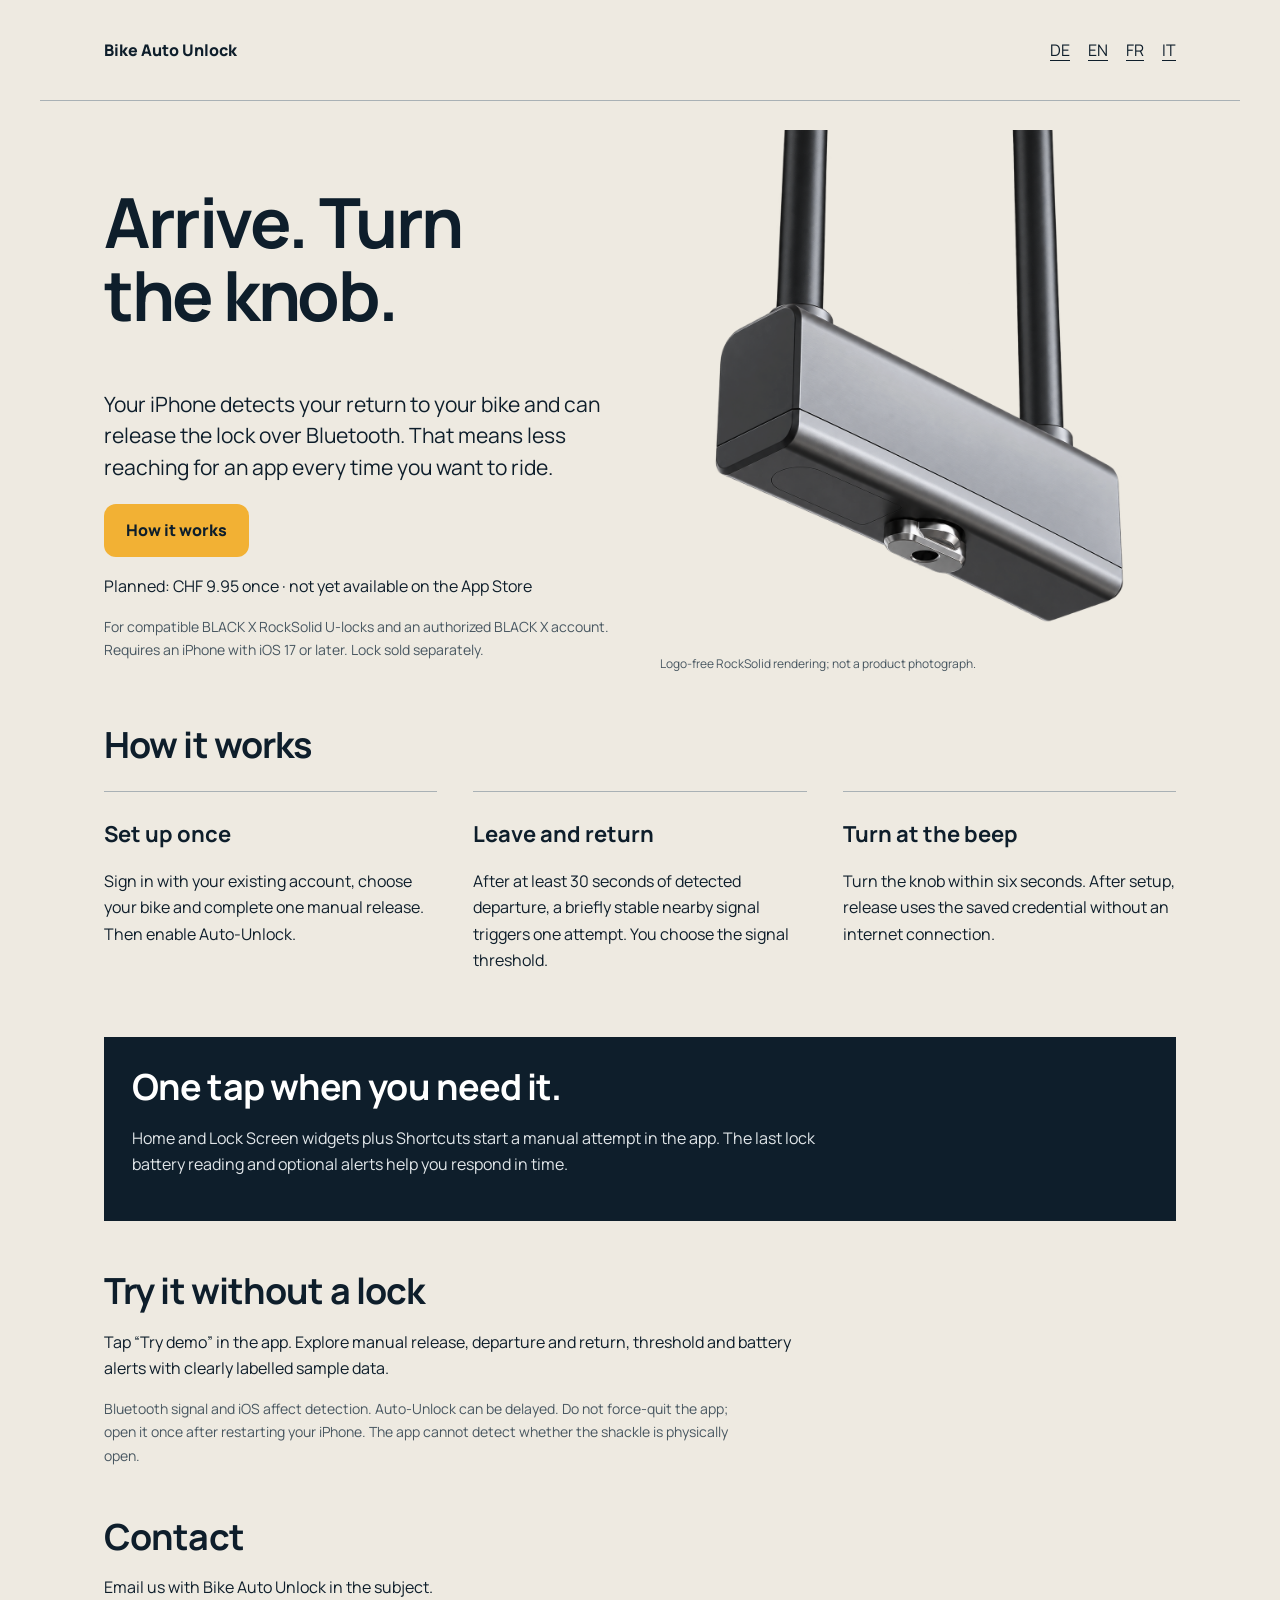
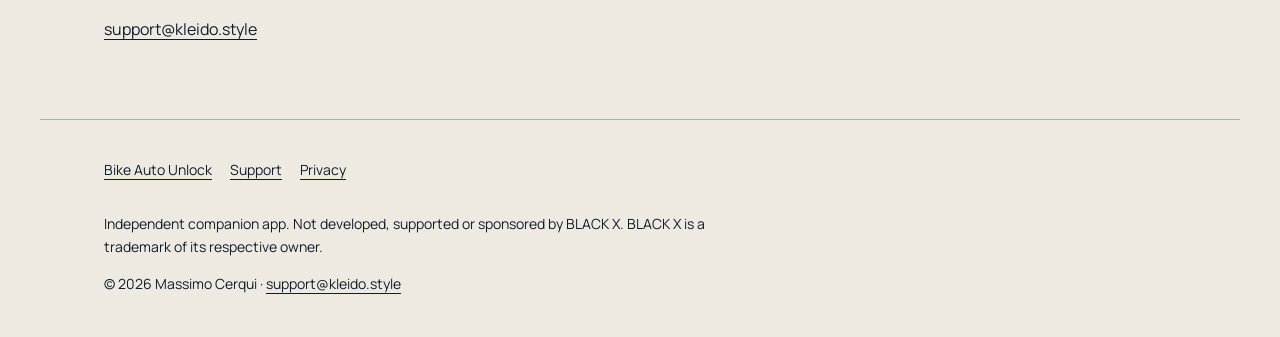
<file: index.html>
<!doctype html><html lang="en"><head><meta charset="utf-8"><meta name="viewport" content="width=device-width,initial-scale=1"><meta http-equiv="refresh" content="0;url=en/"><title>Bike Auto Unlock</title></head><body><a href="en/">Bike Auto Unlock · English</a> · <a href="de/">Deutsch</a> · <a href="fr/">Français</a> · <a href="it/">Italiano</a></body></html>
</file>
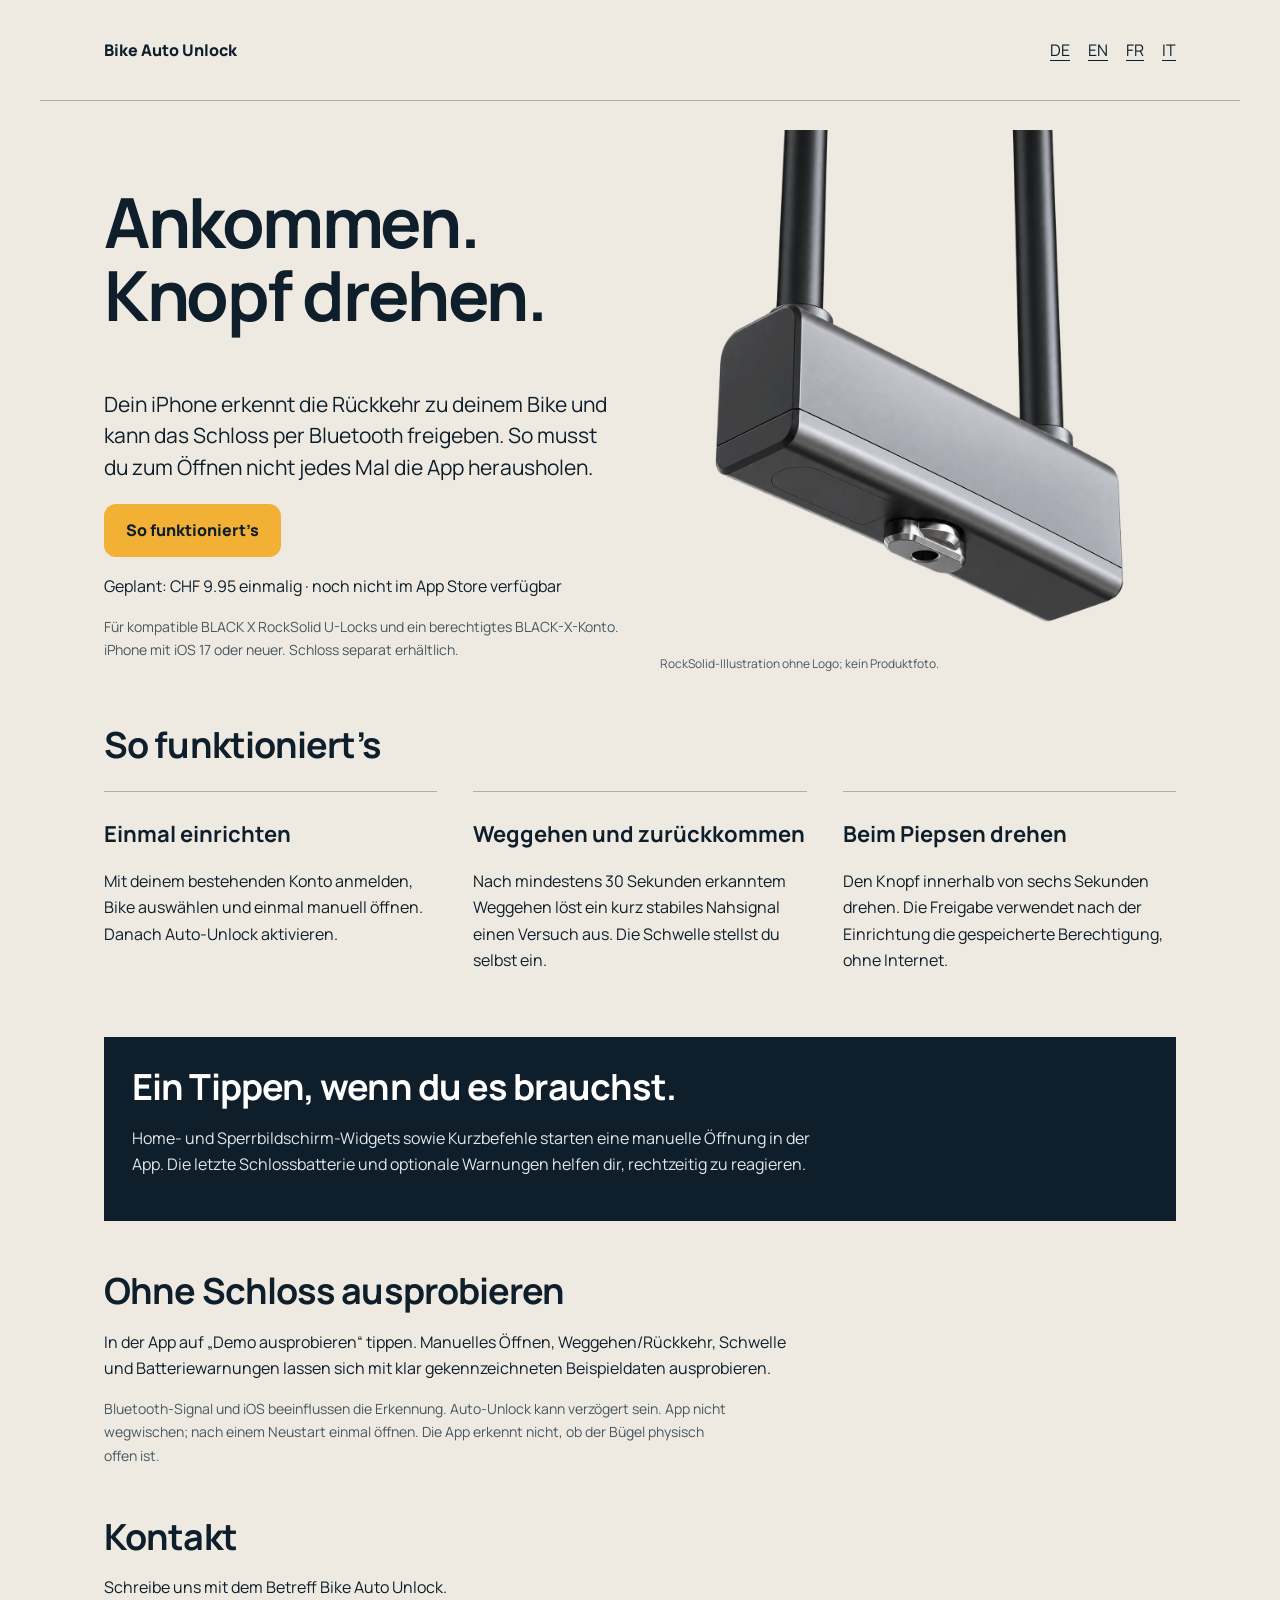
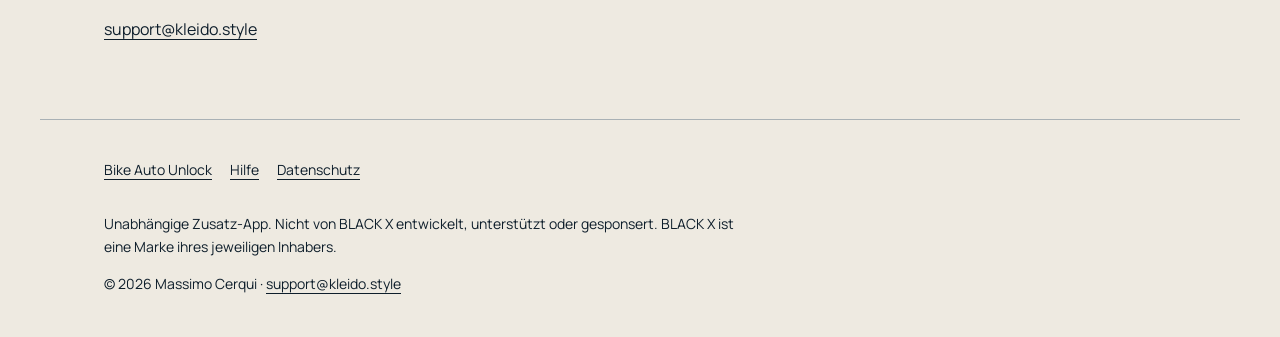
<file: de/index.html>
<!doctype html>
<html lang="de"><head><meta charset="utf-8"><meta name="viewport" content="width=device-width,initial-scale=1"><meta name="description" content="Dein iPhone erkennt die Rückkehr zu deinem Bike und kann das Schloss per Bluetooth freigeben. So musst du zum Öffnen nicht jedes Mal die App herausholen."><title>Bike Auto Unlock</title><link rel="stylesheet" href="../style.css"></head><body><header><a class="brand" href="index.html">Bike Auto Unlock</a><nav aria-label="Language"><a href="../de/index.html" lang="de" hreflang="de" aria-current="page">DE</a><a href="../en/index.html" lang="en" hreflang="en">EN</a><a href="../fr/index.html" lang="fr" hreflang="fr">FR</a><a href="../it/index.html" lang="it" hreflang="it">IT</a></nav></header><main><section class="hero"><div><h1>Ankommen. Knopf drehen.</h1><p class="intro">Dein iPhone erkennt die Rückkehr zu deinem Bike und kann das Schloss per Bluetooth freigeben. So musst du zum Öffnen nicht jedes Mal die App herausholen.</p><a class="button" href="#how">So funktioniert’s</a><p>Geplant: CHF 9.95 einmalig · noch nicht im App Store verfügbar</p><p class="fine">Für kompatible BLACK X RockSolid U-Locks und ein berechtigtes BLACK-X-Konto. iPhone mit iOS 17 oder neuer. Schloss separat erhältlich.</p></div><figure><img src="../assets/rocksolid-render.png" width="1254" height="1254" alt="RockSolid-Illustration ohne Logo; kein Produktfoto." fetchpriority="high"><figcaption>RockSolid-Illustration ohne Logo; kein Produktfoto.</figcaption></figure></section><section id="how"><h2>So funktioniert’s</h2><ol class="steps"><li><h3>Einmal einrichten</h3><p>Mit deinem bestehenden Konto anmelden, Bike auswählen und einmal manuell öffnen. Danach Auto-Unlock aktivieren.</p></li><li><h3>Weggehen und zurückkommen</h3><p>Nach mindestens 30 Sekunden erkanntem Weggehen löst ein kurz stabiles Nahsignal einen Versuch aus. Die Schwelle stellst du selbst ein.</p></li><li><h3>Beim Piepsen drehen</h3><p>Den Knopf innerhalb von sechs Sekunden drehen. Die Freigabe verwendet nach der Einrichtung die gespeicherte Berechtigung, ohne Internet.</p></li></ol></section><section class="band"><h2>Ein Tippen, wenn du es brauchst.</h2><p>Home- und Sperrbildschirm-Widgets sowie Kurzbefehle starten eine manuelle Öffnung in der App. Die letzte Schlossbatterie und optionale Warnungen helfen dir, rechtzeitig zu reagieren.</p></section><h2>Ohne Schloss ausprobieren</h2><p>In der App auf „Demo ausprobieren“ tippen. Manuelles Öffnen, Weggehen/Rückkehr, Schwelle und Batteriewarnungen lassen sich mit klar gekennzeichneten Beispieldaten ausprobieren.</p><p class="fine">Bluetooth-Signal und iOS beeinflussen die Erkennung. Auto-Unlock kann verzögert sein. App nicht wegwischen; nach einem Neustart einmal öffnen. Die App erkennt nicht, ob der Bügel physisch offen ist.</p><h2>Kontakt</h2><p>Schreibe uns mit dem Betreff Bike Auto Unlock.</p><p><a class="contact" href="mailto:support@kleido.style?subject=Bike%20Auto%20Unlock">support@kleido.style</a></p></main><footer><nav><a href="index.html">Bike Auto Unlock</a><a href="support.html">Hilfe</a><a href="privacy.html">Datenschutz</a></nav><p>Unabhängige Zusatz-App. Nicht von BLACK X entwickelt, unterstützt oder gesponsert. BLACK X ist eine Marke ihres jeweiligen Inhabers.</p><p>© 2026 Massimo Cerqui · <a class="contact" href="mailto:support@kleido.style?subject=Bike%20Auto%20Unlock">support@kleido.style</a></p></footer></body></html>
</file>
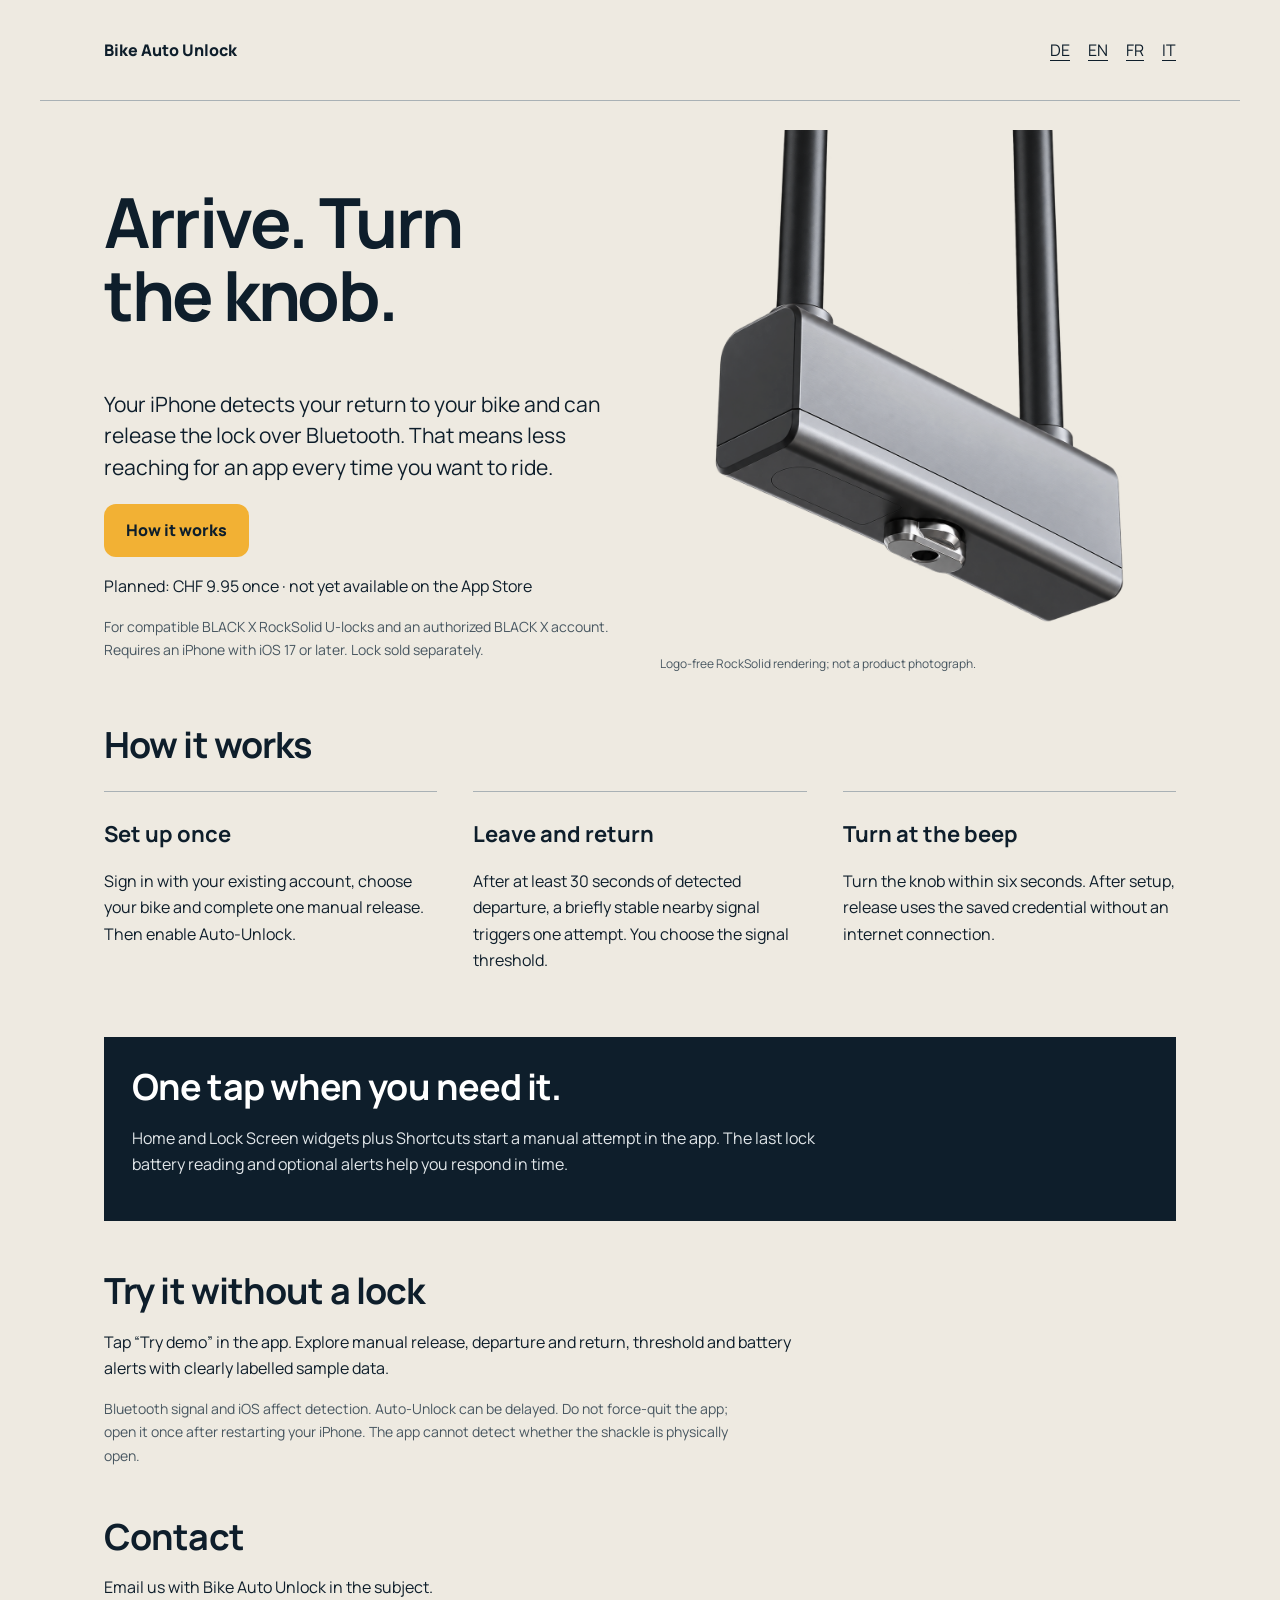
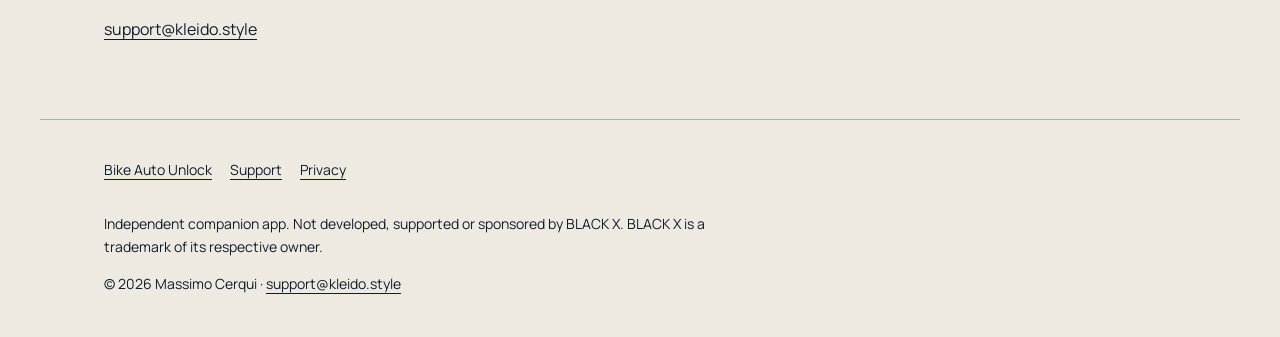
<file: en/index.html>
<!doctype html>
<html lang="en"><head><meta charset="utf-8"><meta name="viewport" content="width=device-width,initial-scale=1"><meta name="description" content="Your iPhone detects your return to your bike and can release the lock over Bluetooth. That means less reaching for an app every time you want to ride."><title>Bike Auto Unlock</title><link rel="stylesheet" href="../style.css"></head><body><header><a class="brand" href="index.html">Bike Auto Unlock</a><nav aria-label="Language"><a href="../de/index.html" lang="de" hreflang="de">DE</a><a href="../en/index.html" lang="en" hreflang="en" aria-current="page">EN</a><a href="../fr/index.html" lang="fr" hreflang="fr">FR</a><a href="../it/index.html" lang="it" hreflang="it">IT</a></nav></header><main><section class="hero"><div><h1>Arrive. Turn the knob.</h1><p class="intro">Your iPhone detects your return to your bike and can release the lock over Bluetooth. That means less reaching for an app every time you want to ride.</p><a class="button" href="#how">How it works</a><p>Planned: CHF 9.95 once · not yet available on the App Store</p><p class="fine">For compatible BLACK X RockSolid U-locks and an authorized BLACK X account. Requires an iPhone with iOS 17 or later. Lock sold separately.</p></div><figure><img src="../assets/rocksolid-render.png" width="1254" height="1254" alt="Logo-free RockSolid rendering; not a product photograph." fetchpriority="high"><figcaption>Logo-free RockSolid rendering; not a product photograph.</figcaption></figure></section><section id="how"><h2>How it works</h2><ol class="steps"><li><h3>Set up once</h3><p>Sign in with your existing account, choose your bike and complete one manual release. Then enable Auto-Unlock.</p></li><li><h3>Leave and return</h3><p>After at least 30 seconds of detected departure, a briefly stable nearby signal triggers one attempt. You choose the signal threshold.</p></li><li><h3>Turn at the beep</h3><p>Turn the knob within six seconds. After setup, release uses the saved credential without an internet connection.</p></li></ol></section><section class="band"><h2>One tap when you need it.</h2><p>Home and Lock Screen widgets plus Shortcuts start a manual attempt in the app. The last lock battery reading and optional alerts help you respond in time.</p></section><h2>Try it without a lock</h2><p>Tap “Try demo” in the app. Explore manual release, departure and return, threshold and battery alerts with clearly labelled sample data.</p><p class="fine">Bluetooth signal and iOS affect detection. Auto-Unlock can be delayed. Do not force-quit the app; open it once after restarting your iPhone. The app cannot detect whether the shackle is physically open.</p><h2>Contact</h2><p>Email us with Bike Auto Unlock in the subject.</p><p><a class="contact" href="mailto:support@kleido.style?subject=Bike%20Auto%20Unlock">support@kleido.style</a></p></main><footer><nav><a href="index.html">Bike Auto Unlock</a><a href="support.html">Support</a><a href="privacy.html">Privacy</a></nav><p>Independent companion app. Not developed, supported or sponsored by BLACK X. BLACK X is a trademark of its respective owner.</p><p>© 2026 Massimo Cerqui · <a class="contact" href="mailto:support@kleido.style?subject=Bike%20Auto%20Unlock">support@kleido.style</a></p></footer></body></html>
</file>
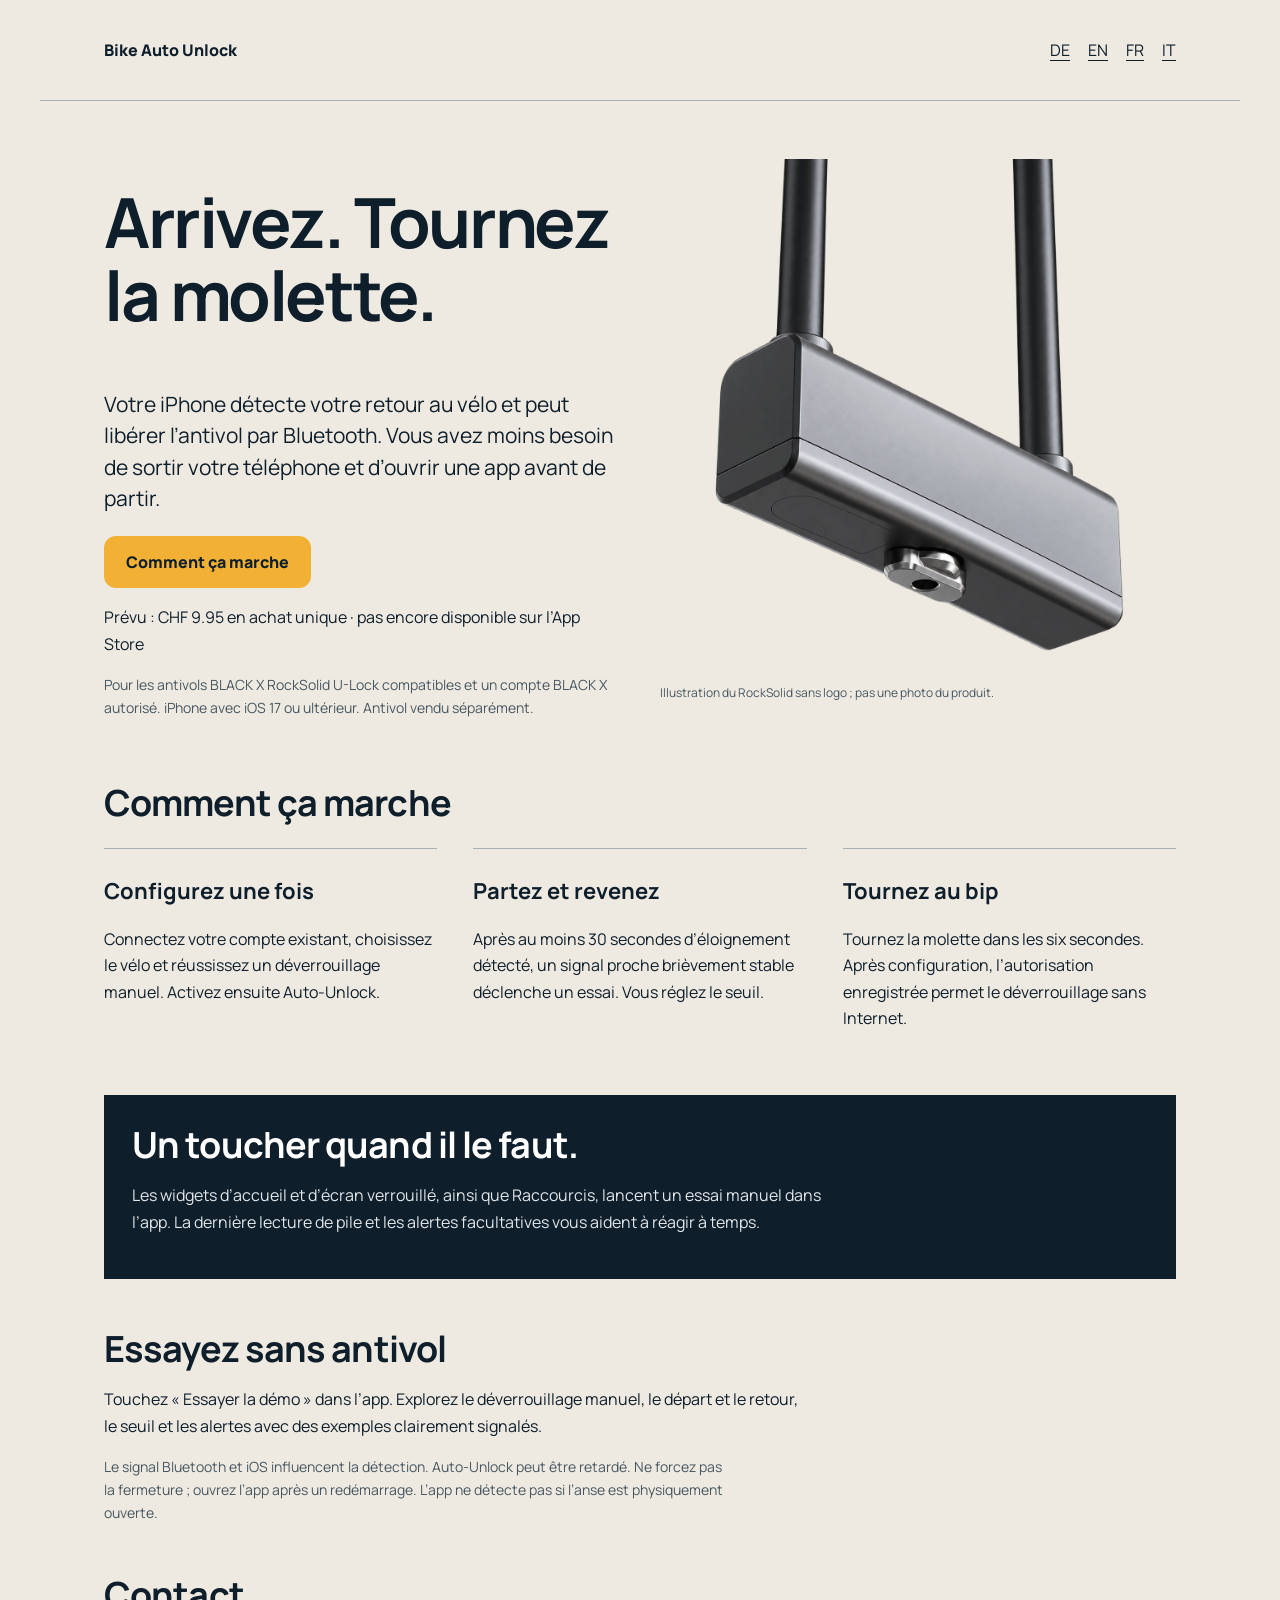
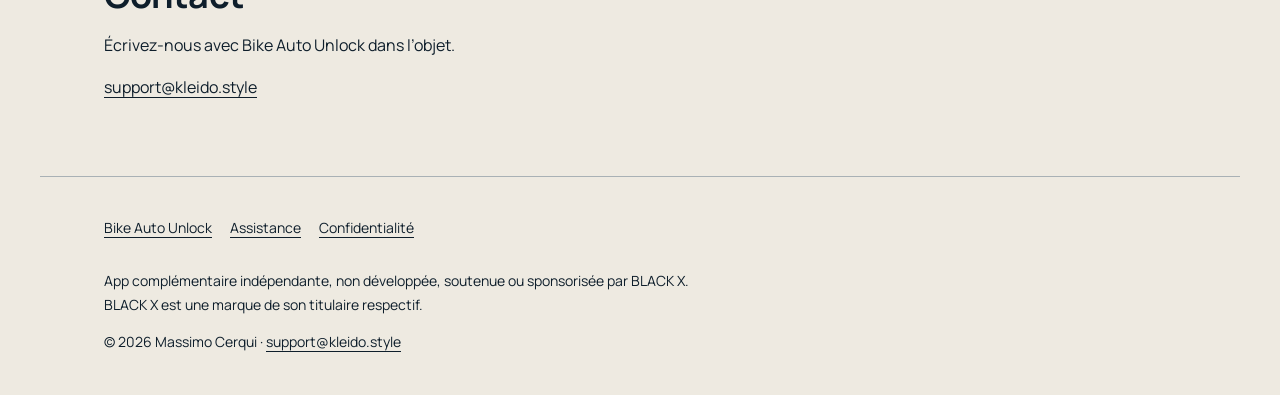
<file: fr/index.html>
<!doctype html>
<html lang="fr"><head><meta charset="utf-8"><meta name="viewport" content="width=device-width,initial-scale=1"><meta name="description" content="Votre iPhone détecte votre retour au vélo et peut libérer l’antivol par Bluetooth. Vous avez moins besoin de sortir votre téléphone et d’ouvrir une app avant de partir."><title>Bike Auto Unlock</title><link rel="stylesheet" href="../style.css"></head><body><header><a class="brand" href="index.html">Bike Auto Unlock</a><nav aria-label="Language"><a href="../de/index.html" lang="de" hreflang="de">DE</a><a href="../en/index.html" lang="en" hreflang="en">EN</a><a href="../fr/index.html" lang="fr" hreflang="fr" aria-current="page">FR</a><a href="../it/index.html" lang="it" hreflang="it">IT</a></nav></header><main><section class="hero"><div><h1>Arrivez. Tournez la molette.</h1><p class="intro">Votre iPhone détecte votre retour au vélo et peut libérer l’antivol par Bluetooth. Vous avez moins besoin de sortir votre téléphone et d’ouvrir une app avant de partir.</p><a class="button" href="#how">Comment ça marche</a><p>Prévu : CHF 9.95 en achat unique · pas encore disponible sur l’App Store</p><p class="fine">Pour les antivols BLACK X RockSolid U-Lock compatibles et un compte BLACK X autorisé. iPhone avec iOS 17 ou ultérieur. Antivol vendu séparément.</p></div><figure><img src="../assets/rocksolid-render.png" width="1254" height="1254" alt="Illustration du RockSolid sans logo ; pas une photo du produit." fetchpriority="high"><figcaption>Illustration du RockSolid sans logo ; pas une photo du produit.</figcaption></figure></section><section id="how"><h2>Comment ça marche</h2><ol class="steps"><li><h3>Configurez une fois</h3><p>Connectez votre compte existant, choisissez le vélo et réussissez un déverrouillage manuel. Activez ensuite Auto-Unlock.</p></li><li><h3>Partez et revenez</h3><p>Après au moins 30 secondes d’éloignement détecté, un signal proche brièvement stable déclenche un essai. Vous réglez le seuil.</p></li><li><h3>Tournez au bip</h3><p>Tournez la molette dans les six secondes. Après configuration, l’autorisation enregistrée permet le déverrouillage sans Internet.</p></li></ol></section><section class="band"><h2>Un toucher quand il le faut.</h2><p>Les widgets d’accueil et d’écran verrouillé, ainsi que Raccourcis, lancent un essai manuel dans l’app. La dernière lecture de pile et les alertes facultatives vous aident à réagir à temps.</p></section><h2>Essayez sans antivol</h2><p>Touchez « Essayer la démo » dans l’app. Explorez le déverrouillage manuel, le départ et le retour, le seuil et les alertes avec des exemples clairement signalés.</p><p class="fine">Le signal Bluetooth et iOS influencent la détection. Auto-Unlock peut être retardé. Ne forcez pas la fermeture ; ouvrez l’app après un redémarrage. L’app ne détecte pas si l’anse est physiquement ouverte.</p><h2>Contact</h2><p>Écrivez-nous avec Bike Auto Unlock dans l’objet.</p><p><a class="contact" href="mailto:support@kleido.style?subject=Bike%20Auto%20Unlock">support@kleido.style</a></p></main><footer><nav><a href="index.html">Bike Auto Unlock</a><a href="support.html">Assistance</a><a href="privacy.html">Confidentialité</a></nav><p>App complémentaire indépendante, non développée, soutenue ou sponsorisée par BLACK X. BLACK X est une marque de son titulaire respectif.</p><p>© 2026 Massimo Cerqui · <a class="contact" href="mailto:support@kleido.style?subject=Bike%20Auto%20Unlock">support@kleido.style</a></p></footer></body></html>
</file>
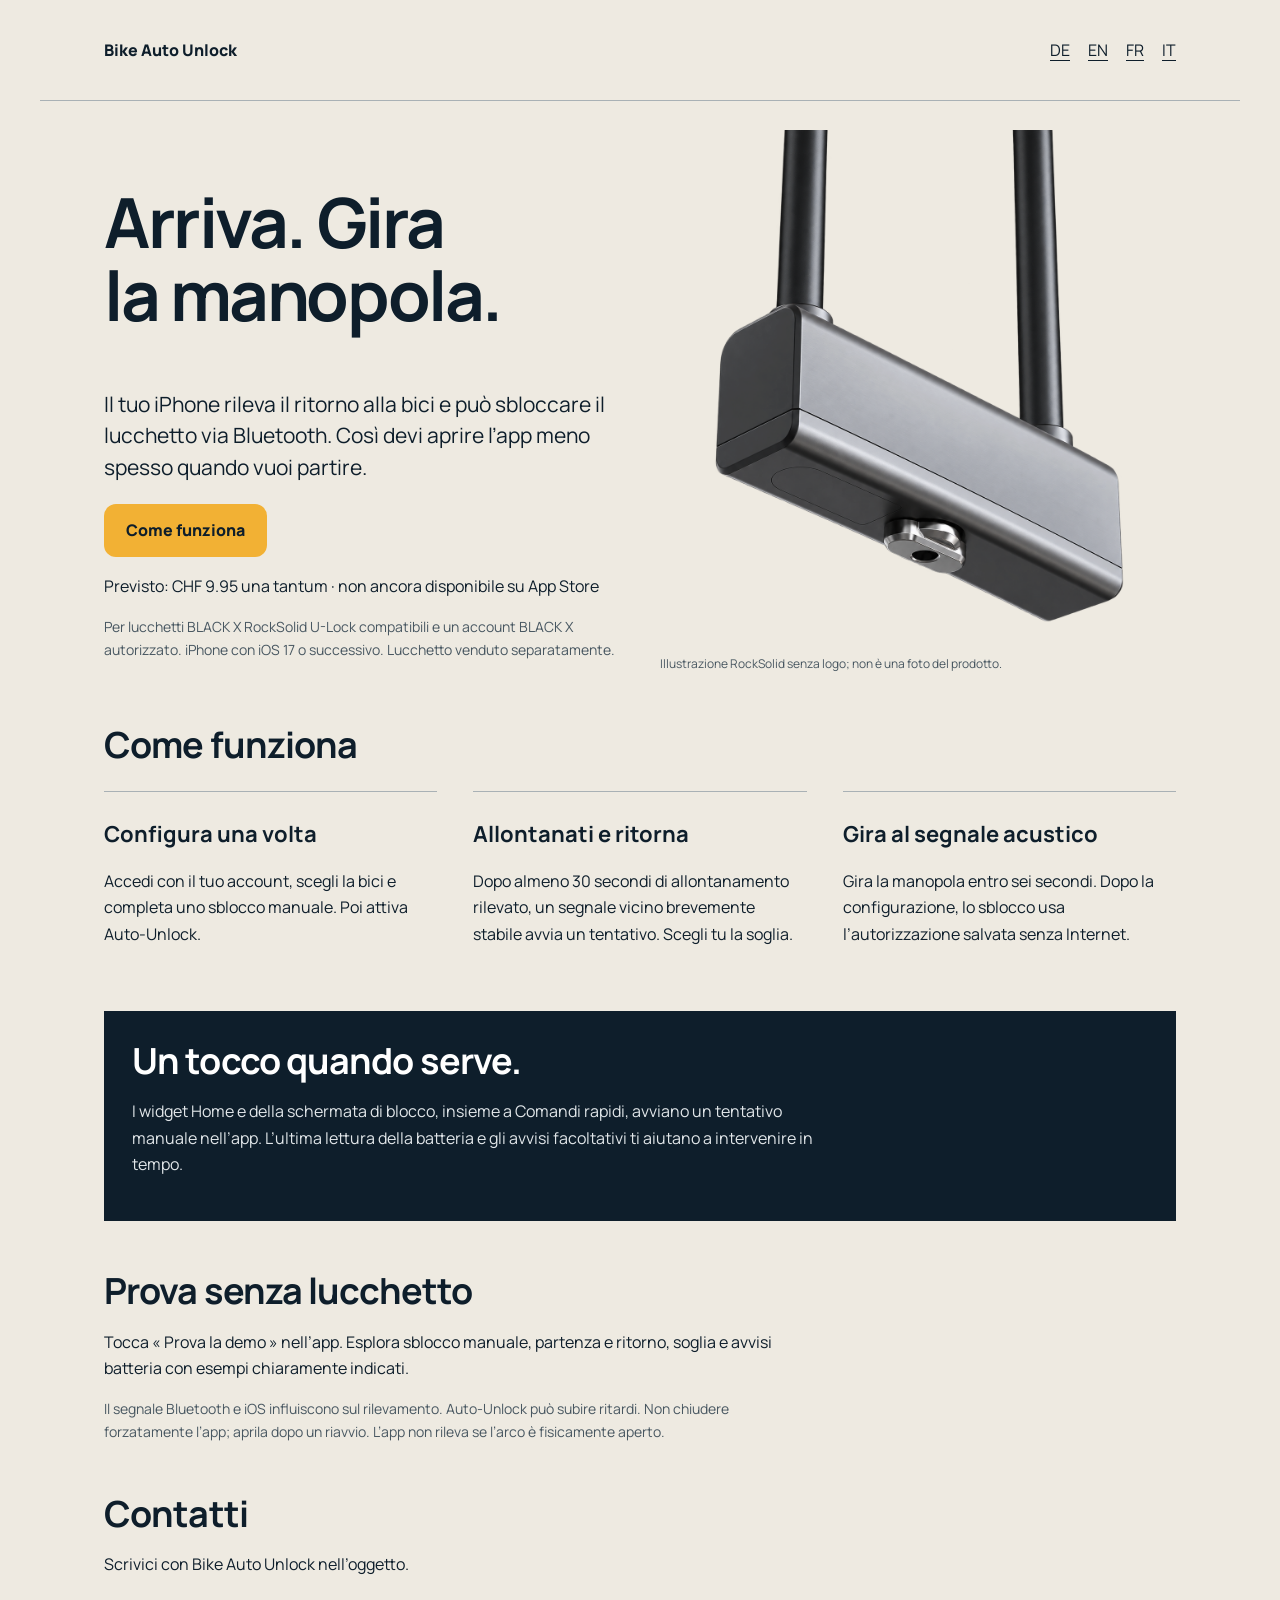
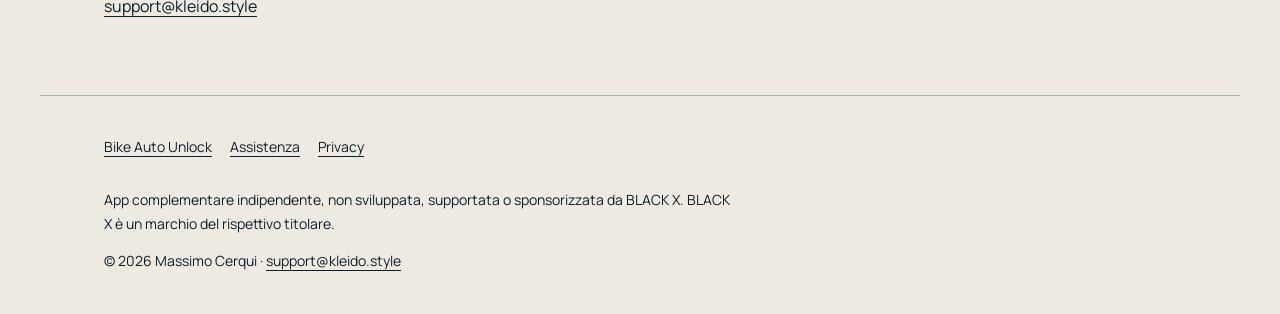
<file: it/index.html>
<!doctype html>
<html lang="it"><head><meta charset="utf-8"><meta name="viewport" content="width=device-width,initial-scale=1"><meta name="description" content="Il tuo iPhone rileva il ritorno alla bici e può sbloccare il lucchetto via Bluetooth. Così devi aprire l’app meno spesso quando vuoi partire."><title>Bike Auto Unlock</title><link rel="stylesheet" href="../style.css"></head><body><header><a class="brand" href="index.html">Bike Auto Unlock</a><nav aria-label="Language"><a href="../de/index.html" lang="de" hreflang="de">DE</a><a href="../en/index.html" lang="en" hreflang="en">EN</a><a href="../fr/index.html" lang="fr" hreflang="fr">FR</a><a href="../it/index.html" lang="it" hreflang="it" aria-current="page">IT</a></nav></header><main><section class="hero"><div><h1>Arriva. Gira la manopola.</h1><p class="intro">Il tuo iPhone rileva il ritorno alla bici e può sbloccare il lucchetto via Bluetooth. Così devi aprire l’app meno spesso quando vuoi partire.</p><a class="button" href="#how">Come funziona</a><p>Previsto: CHF 9.95 una tantum · non ancora disponibile su App Store</p><p class="fine">Per lucchetti BLACK X RockSolid U-Lock compatibili e un account BLACK X autorizzato. iPhone con iOS 17 o successivo. Lucchetto venduto separatamente.</p></div><figure><img src="../assets/rocksolid-render.png" width="1254" height="1254" alt="Illustrazione RockSolid senza logo; non è una foto del prodotto." fetchpriority="high"><figcaption>Illustrazione RockSolid senza logo; non è una foto del prodotto.</figcaption></figure></section><section id="how"><h2>Come funziona</h2><ol class="steps"><li><h3>Configura una volta</h3><p>Accedi con il tuo account, scegli la bici e completa uno sblocco manuale. Poi attiva Auto-Unlock.</p></li><li><h3>Allontanati e ritorna</h3><p>Dopo almeno 30 secondi di allontanamento rilevato, un segnale vicino brevemente stabile avvia un tentativo. Scegli tu la soglia.</p></li><li><h3>Gira al segnale acustico</h3><p>Gira la manopola entro sei secondi. Dopo la configurazione, lo sblocco usa l’autorizzazione salvata senza Internet.</p></li></ol></section><section class="band"><h2>Un tocco quando serve.</h2><p>I widget Home e della schermata di blocco, insieme a Comandi rapidi, avviano un tentativo manuale nell’app. L’ultima lettura della batteria e gli avvisi facoltativi ti aiutano a intervenire in tempo.</p></section><h2>Prova senza lucchetto</h2><p>Tocca « Prova la demo » nell’app. Esplora sblocco manuale, partenza e ritorno, soglia e avvisi batteria con esempi chiaramente indicati.</p><p class="fine">Il segnale Bluetooth e iOS influiscono sul rilevamento. Auto-Unlock può subire ritardi. Non chiudere forzatamente l’app; aprila dopo un riavvio. L’app non rileva se l’arco è fisicamente aperto.</p><h2>Contatti</h2><p>Scrivici con Bike Auto Unlock nell’oggetto.</p><p><a class="contact" href="mailto:support@kleido.style?subject=Bike%20Auto%20Unlock">support@kleido.style</a></p></main><footer><nav><a href="index.html">Bike Auto Unlock</a><a href="support.html">Assistenza</a><a href="privacy.html">Privacy</a></nav><p>App complementare indipendente, non sviluppata, supportata o sponsorizzata da BLACK X. BLACK X è un marchio del rispettivo titolare.</p><p>© 2026 Massimo Cerqui · <a class="contact" href="mailto:support@kleido.style?subject=Bike%20Auto%20Unlock">support@kleido.style</a></p></footer></body></html>
</file>
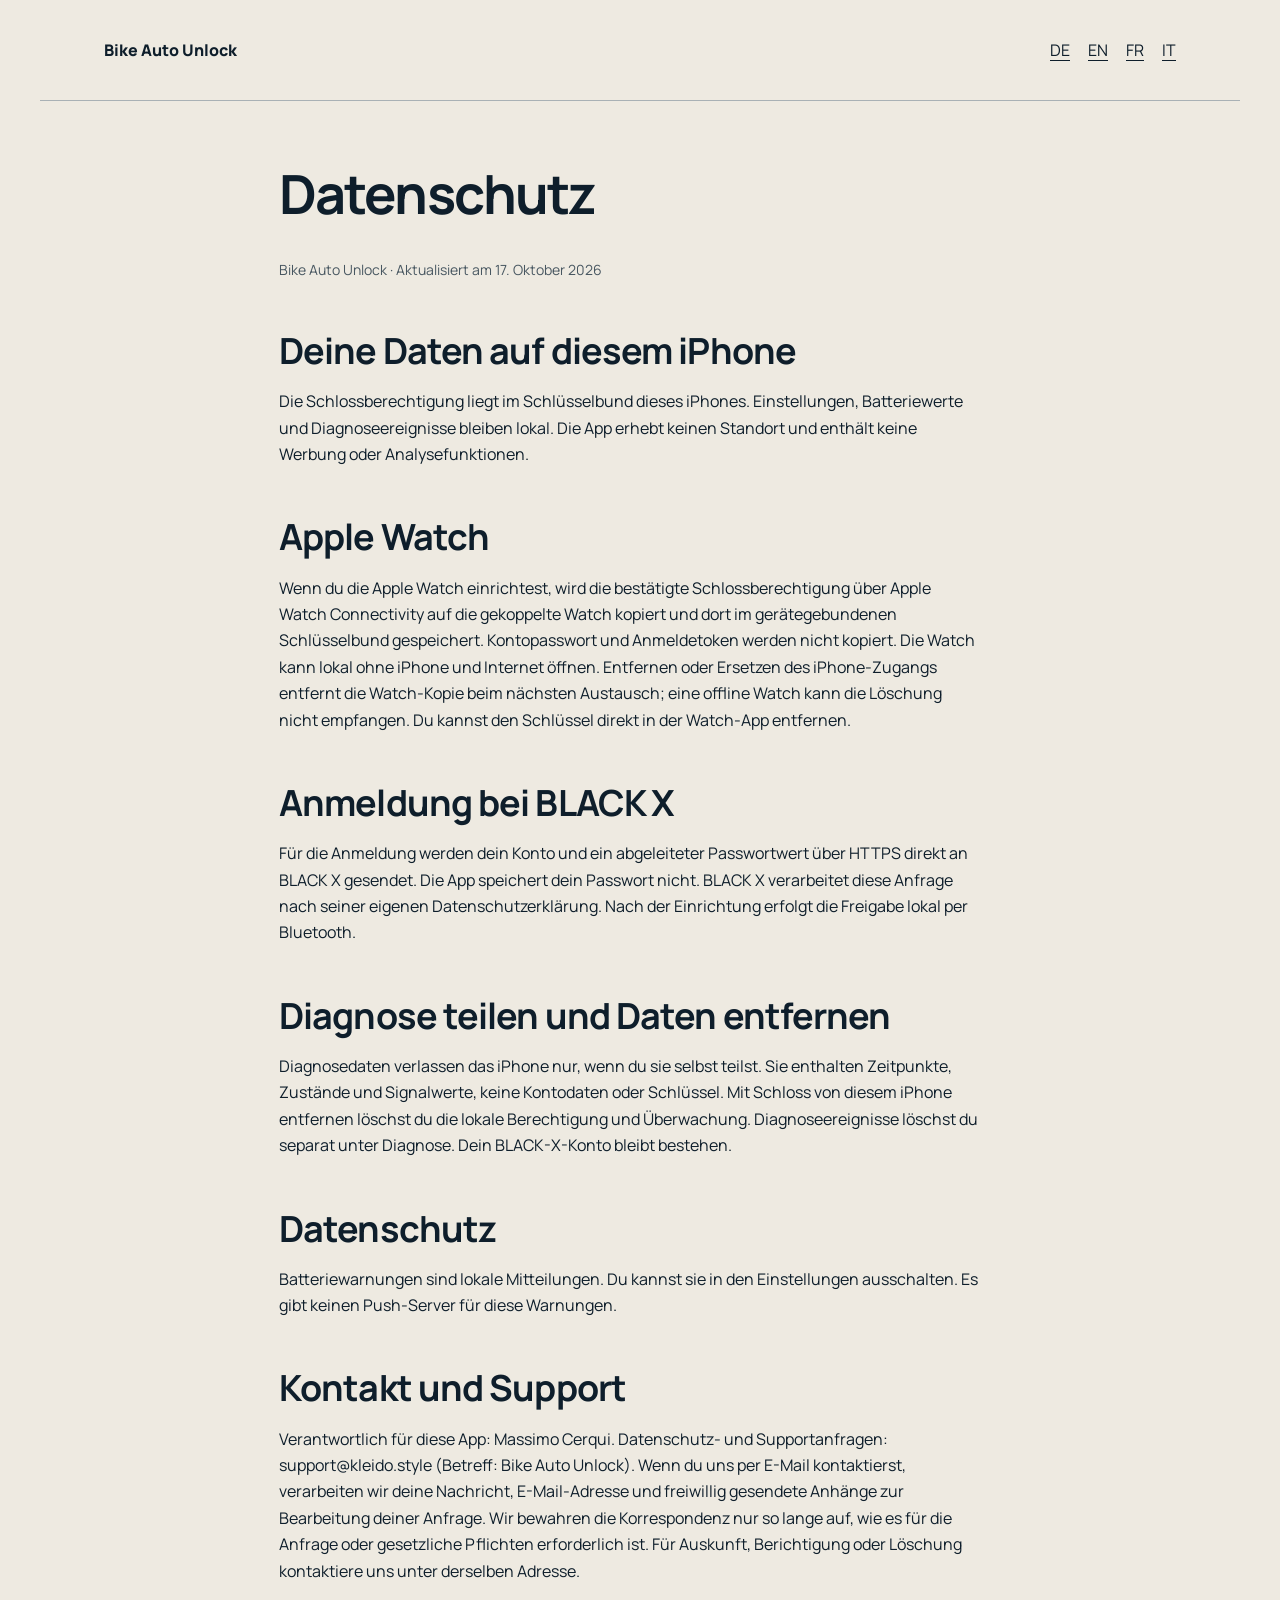
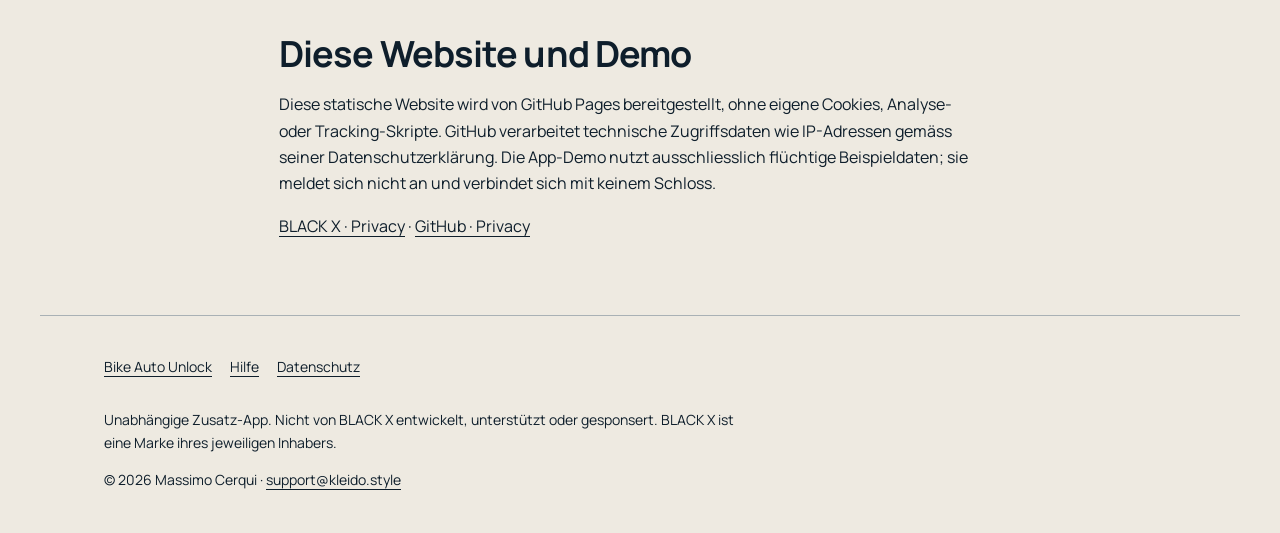
<file: de/privacy.html>
<!doctype html>
<html lang="de"><head><meta charset="utf-8"><meta name="viewport" content="width=device-width,initial-scale=1"><meta name="description" content="Dein iPhone erkennt die Rückkehr zu deinem Bike und kann das Schloss per Bluetooth freigeben. So musst du zum Öffnen nicht jedes Mal die App herausholen."><title>Datenschutz · Bike Auto Unlock</title><link rel="stylesheet" href="../style.css"></head><body><header><a class="brand" href="index.html">Bike Auto Unlock</a><nav aria-label="Language"><a href="../de/privacy.html" lang="de" hreflang="de" aria-current="page">DE</a><a href="../en/privacy.html" lang="en" hreflang="en">EN</a><a href="../fr/privacy.html" lang="fr" hreflang="fr">FR</a><a href="../it/privacy.html" lang="it" hreflang="it">IT</a></nav></header><main class="read"><h1>Datenschutz</h1><p class="fine">Bike Auto Unlock · Aktualisiert am 17. Oktober 2026</p><h2>Deine Daten auf diesem iPhone</h2><p>Die Schlossberechtigung liegt im Schlüsselbund dieses iPhones. Einstellungen, Batteriewerte und Diagnoseereignisse bleiben lokal. Die App erhebt keinen Standort und enthält keine Werbung oder Analysefunktionen.</p><h2>Apple Watch</h2><p>Wenn du die Apple Watch einrichtest, wird die bestätigte Schlossberechtigung über Apple Watch Connectivity auf die gekoppelte Watch kopiert und dort im gerätegebundenen Schlüsselbund gespeichert. Kontopasswort und Anmeldetoken werden nicht kopiert. Die Watch kann lokal ohne iPhone und Internet öffnen. Entfernen oder Ersetzen des iPhone-Zugangs entfernt die Watch-Kopie beim nächsten Austausch; eine offline Watch kann die Löschung nicht empfangen. Du kannst den Schlüssel direkt in der Watch-App entfernen.</p><h2>Anmeldung bei BLACK X</h2><p>Für die Anmeldung werden dein Konto und ein abgeleiteter Passwortwert über HTTPS direkt an BLACK X gesendet. Die App speichert dein Passwort nicht. BLACK X verarbeitet diese Anfrage nach seiner eigenen Datenschutzerklärung. Nach der Einrichtung erfolgt die Freigabe lokal per Bluetooth.</p><h2>Diagnose teilen und Daten entfernen</h2><p>Diagnosedaten verlassen das iPhone nur, wenn du sie selbst teilst. Sie enthalten Zeitpunkte, Zustände und Signalwerte, keine Kontodaten oder Schlüssel. Mit Schloss von diesem iPhone entfernen löschst du die lokale Berechtigung und Überwachung. Diagnoseereignisse löschst du separat unter Diagnose. Dein BLACK-X-Konto bleibt bestehen.</p><h2>Datenschutz</h2><p>Batteriewarnungen sind lokale Mitteilungen. Du kannst sie in den Einstellungen ausschalten. Es gibt keinen Push-Server für diese Warnungen.</p><h2>Kontakt und Support</h2><p>Verantwortlich für diese App: Massimo Cerqui. Datenschutz- und Supportanfragen: support@kleido.style (Betreff: Bike Auto Unlock). Wenn du uns per E-Mail kontaktierst, verarbeiten wir deine Nachricht, E-Mail-Adresse und freiwillig gesendete Anhänge zur Bearbeitung deiner Anfrage. Wir bewahren die Korrespondenz nur so lange auf, wie es für die Anfrage oder gesetzliche Pflichten erforderlich ist. Für Auskunft, Berichtigung oder Löschung kontaktiere uns unter derselben Adresse.</p><h2>Diese Website und Demo</h2><p>Diese statische Website wird von GitHub Pages bereitgestellt, ohne eigene Cookies, Analyse- oder Tracking-Skripte. GitHub verarbeitet technische Zugriffsdaten wie IP-Adressen gemäss seiner Datenschutzerklärung. Die App-Demo nutzt ausschliesslich flüchtige Beispieldaten; sie meldet sich nicht an und verbindet sich mit keinem Schloss.</p><p><a href="https://www.black.inc/privacy-policy">BLACK X · Privacy</a> · <a href="https://docs.github.com/en/site-policy/privacy-policies/github-general-privacy-statement">GitHub · Privacy</a></p></main><footer><nav><a href="index.html">Bike Auto Unlock</a><a href="support.html">Hilfe</a><a href="privacy.html">Datenschutz</a></nav><p>Unabhängige Zusatz-App. Nicht von BLACK X entwickelt, unterstützt oder gesponsert. BLACK X ist eine Marke ihres jeweiligen Inhabers.</p><p>© 2026 Massimo Cerqui · <a class="contact" href="mailto:support@kleido.style?subject=Bike%20Auto%20Unlock">support@kleido.style</a></p></footer></body></html>
</file>
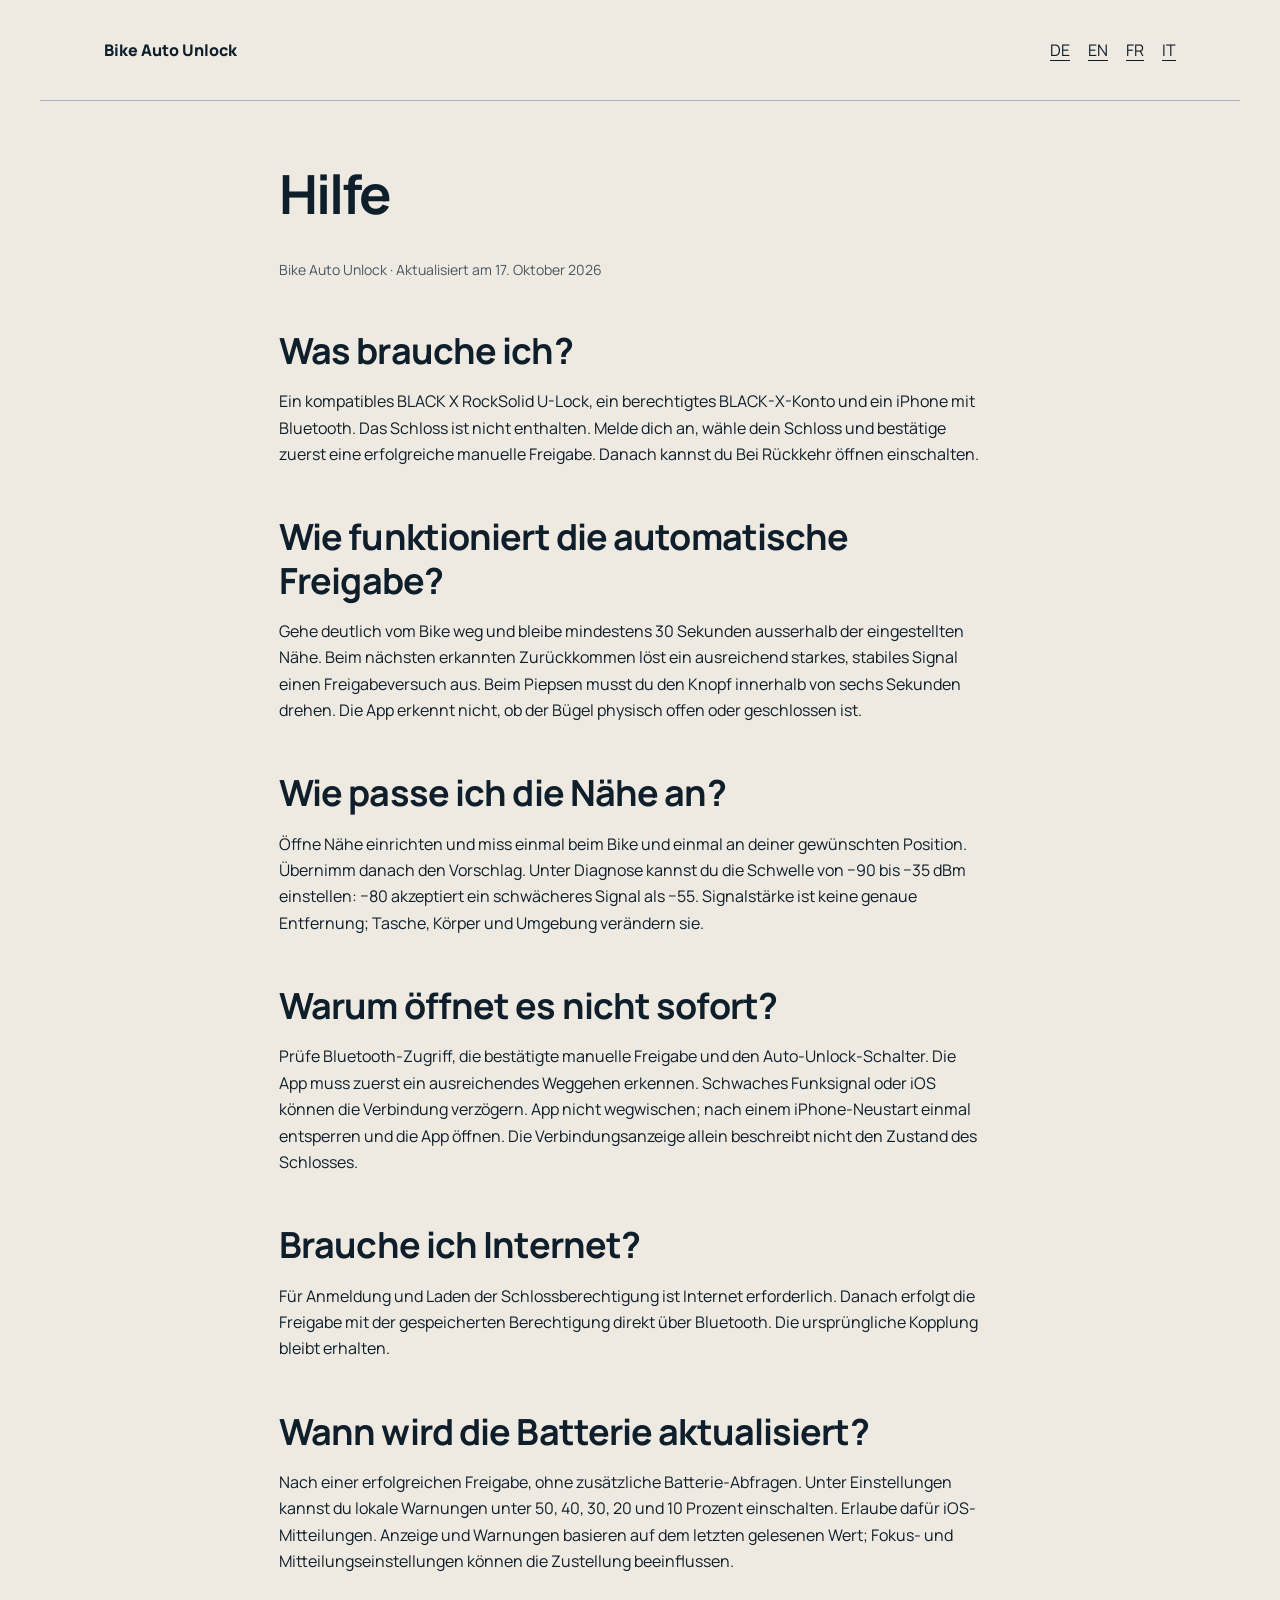
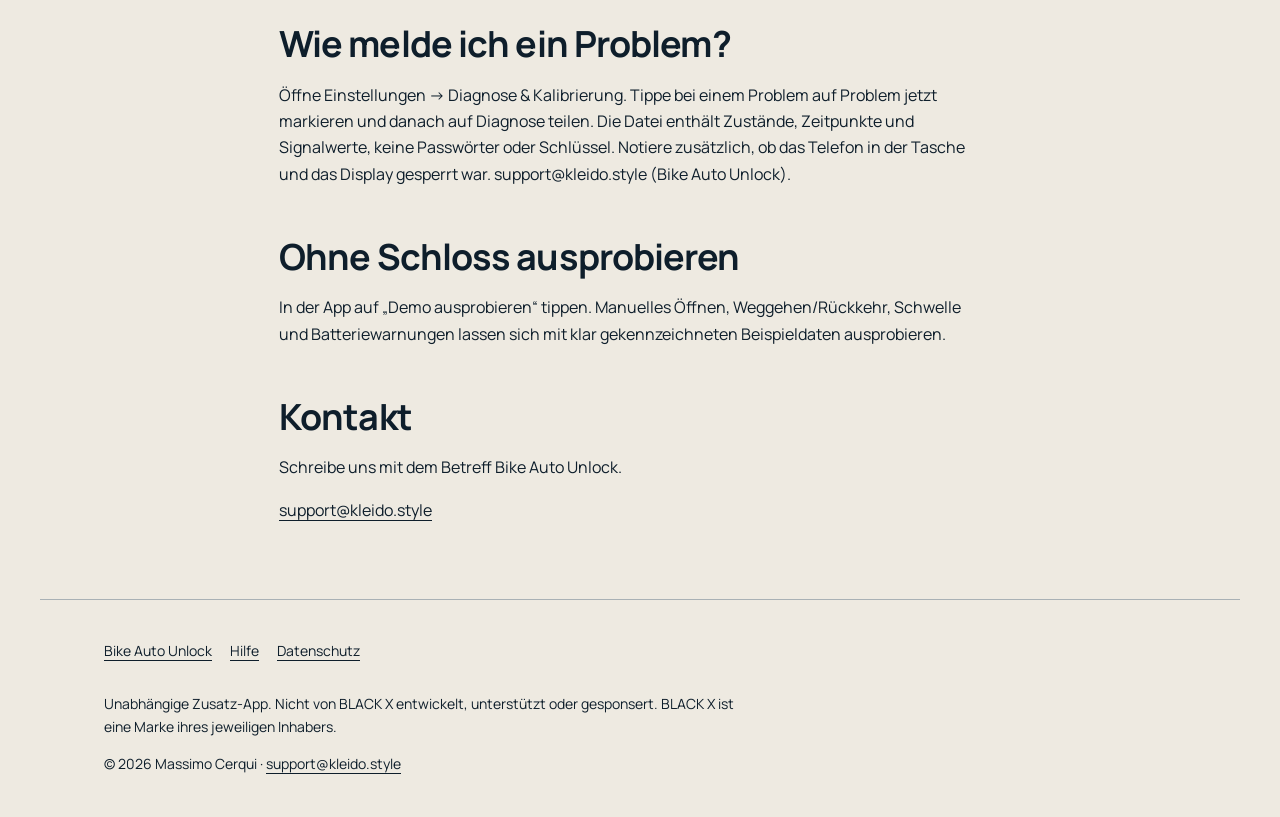
<file: de/support.html>
<!doctype html>
<html lang="de"><head><meta charset="utf-8"><meta name="viewport" content="width=device-width,initial-scale=1"><meta name="description" content="Dein iPhone erkennt die Rückkehr zu deinem Bike und kann das Schloss per Bluetooth freigeben. So musst du zum Öffnen nicht jedes Mal die App herausholen."><title>Hilfe · Bike Auto Unlock</title><link rel="stylesheet" href="../style.css"></head><body><header><a class="brand" href="index.html">Bike Auto Unlock</a><nav aria-label="Language"><a href="../de/support.html" lang="de" hreflang="de" aria-current="page">DE</a><a href="../en/support.html" lang="en" hreflang="en">EN</a><a href="../fr/support.html" lang="fr" hreflang="fr">FR</a><a href="../it/support.html" lang="it" hreflang="it">IT</a></nav></header><main class="read"><h1>Hilfe</h1><p class="fine">Bike Auto Unlock · Aktualisiert am 17. Oktober 2026</p><h2>Was brauche ich?</h2><p>Ein kompatibles BLACK X RockSolid U-Lock, ein berechtigtes BLACK-X-Konto und ein iPhone mit Bluetooth. Das Schloss ist nicht enthalten. Melde dich an, wähle dein Schloss und bestätige zuerst eine erfolgreiche manuelle Freigabe. Danach kannst du Bei Rückkehr öffnen einschalten.</p><h2>Wie funktioniert die automatische Freigabe?</h2><p>Gehe deutlich vom Bike weg und bleibe mindestens 30 Sekunden ausserhalb der eingestellten Nähe. Beim nächsten erkannten Zurückkommen löst ein ausreichend starkes, stabiles Signal einen Freigabeversuch aus. Beim Piepsen musst du den Knopf innerhalb von sechs Sekunden drehen. Die App erkennt nicht, ob der Bügel physisch offen oder geschlossen ist.</p><h2>Wie passe ich die Nähe an?</h2><p>Öffne Nähe einrichten und miss einmal beim Bike und einmal an deiner gewünschten Position. Übernimm danach den Vorschlag. Unter Diagnose kannst du die Schwelle von −90 bis −35 dBm einstellen: −80 akzeptiert ein schwächeres Signal als −55. Signalstärke ist keine genaue Entfernung; Tasche, Körper und Umgebung verändern sie.</p><h2>Warum öffnet es nicht sofort?</h2><p>Prüfe Bluetooth-Zugriff, die bestätigte manuelle Freigabe und den Auto-Unlock-Schalter. Die App muss zuerst ein ausreichendes Weggehen erkennen. Schwaches Funksignal oder iOS können die Verbindung verzögern. App nicht wegwischen; nach einem iPhone-Neustart einmal entsperren und die App öffnen. Die Verbindungsanzeige allein beschreibt nicht den Zustand des Schlosses.</p><h2>Brauche ich Internet?</h2><p>Für Anmeldung und Laden der Schlossberechtigung ist Internet erforderlich. Danach erfolgt die Freigabe mit der gespeicherten Berechtigung direkt über Bluetooth. Die ursprüngliche Kopplung bleibt erhalten.</p><h2>Wann wird die Batterie aktualisiert?</h2><p>Nach einer erfolgreichen Freigabe, ohne zusätzliche Batterie-Abfragen. Unter Einstellungen kannst du lokale Warnungen unter 50, 40, 30, 20 und 10 Prozent einschalten. Erlaube dafür iOS-Mitteilungen. Anzeige und Warnungen basieren auf dem letzten gelesenen Wert; Fokus- und Mitteilungseinstellungen können die Zustellung beeinflussen.</p><h2>Wie melde ich ein Problem?</h2><p>Öffne Einstellungen → Diagnose &amp; Kalibrierung. Tippe bei einem Problem auf Problem jetzt markieren und danach auf Diagnose teilen. Die Datei enthält Zustände, Zeitpunkte und Signalwerte, keine Passwörter oder Schlüssel. Notiere zusätzlich, ob das Telefon in der Tasche und das Display gesperrt war. support@kleido.style (Bike Auto Unlock).</p><h2>Ohne Schloss ausprobieren</h2><p>In der App auf „Demo ausprobieren“ tippen. Manuelles Öffnen, Weggehen/Rückkehr, Schwelle und Batteriewarnungen lassen sich mit klar gekennzeichneten Beispieldaten ausprobieren.</p><h2>Kontakt</h2><p>Schreibe uns mit dem Betreff Bike Auto Unlock.</p><p><a class="contact" href="mailto:support@kleido.style?subject=Bike%20Auto%20Unlock">support@kleido.style</a></p></main><footer><nav><a href="index.html">Bike Auto Unlock</a><a href="support.html">Hilfe</a><a href="privacy.html">Datenschutz</a></nav><p>Unabhängige Zusatz-App. Nicht von BLACK X entwickelt, unterstützt oder gesponsert. BLACK X ist eine Marke ihres jeweiligen Inhabers.</p><p>© 2026 Massimo Cerqui · <a class="contact" href="mailto:support@kleido.style?subject=Bike%20Auto%20Unlock">support@kleido.style</a></p></footer></body></html>
</file>
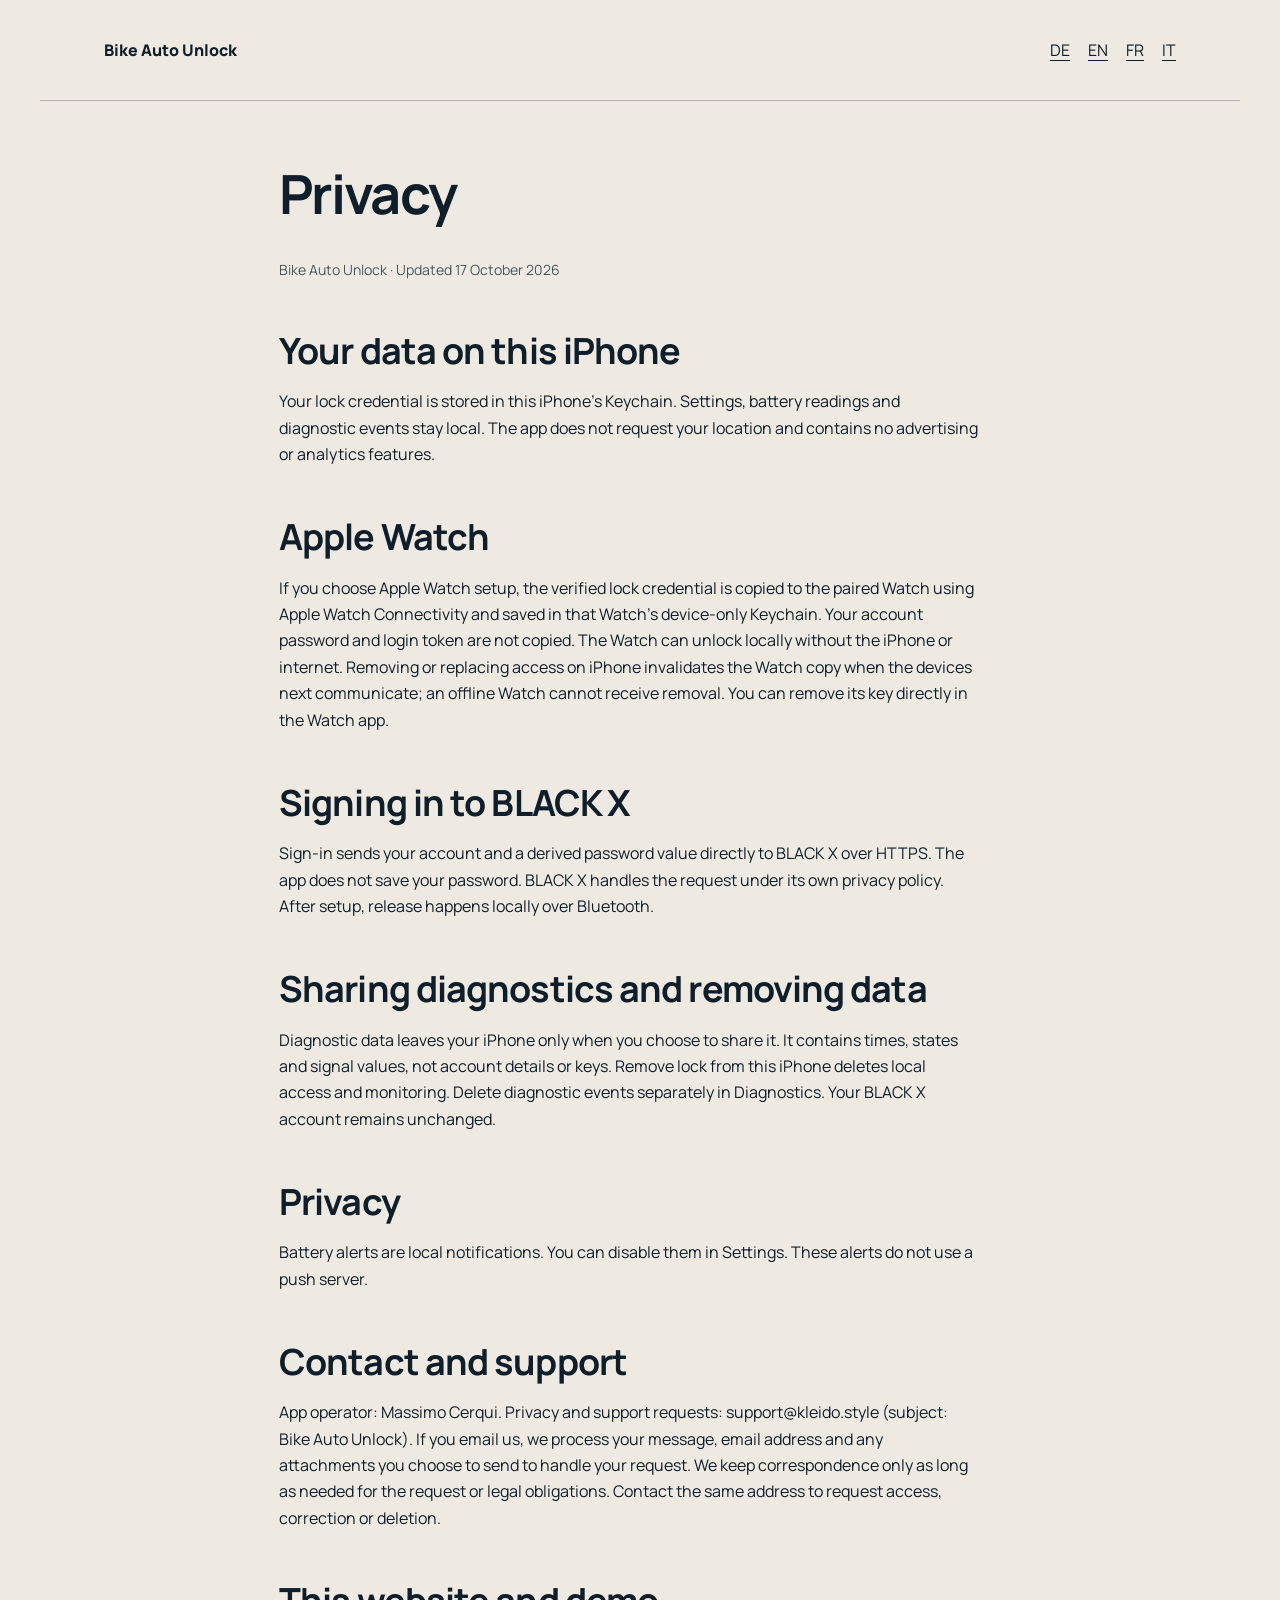
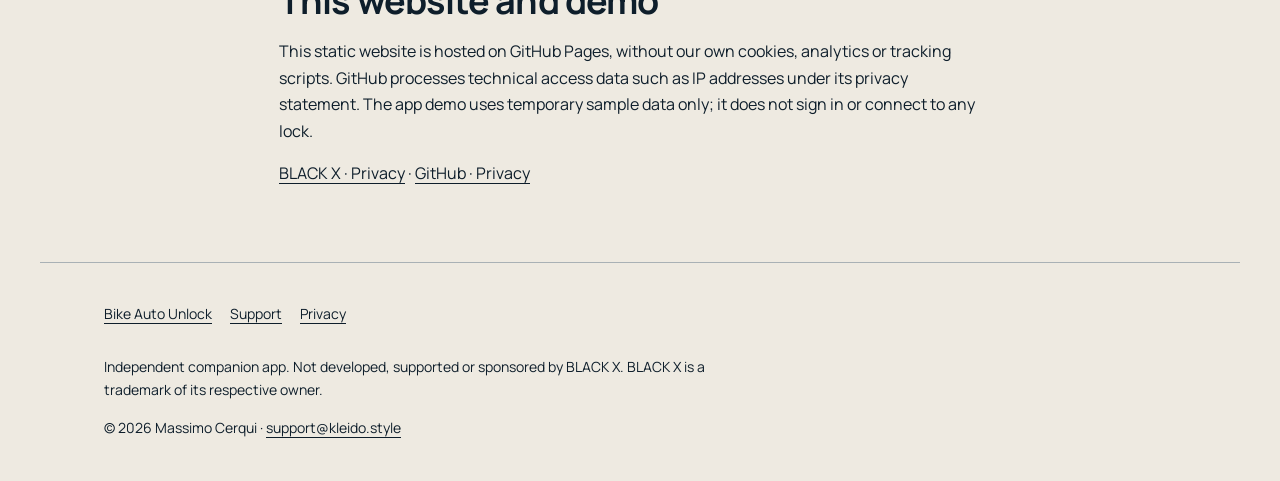
<file: en/privacy.html>
<!doctype html>
<html lang="en"><head><meta charset="utf-8"><meta name="viewport" content="width=device-width,initial-scale=1"><meta name="description" content="Your iPhone detects your return to your bike and can release the lock over Bluetooth. That means less reaching for an app every time you want to ride."><title>Privacy · Bike Auto Unlock</title><link rel="stylesheet" href="../style.css"></head><body><header><a class="brand" href="index.html">Bike Auto Unlock</a><nav aria-label="Language"><a href="../de/privacy.html" lang="de" hreflang="de">DE</a><a href="../en/privacy.html" lang="en" hreflang="en" aria-current="page">EN</a><a href="../fr/privacy.html" lang="fr" hreflang="fr">FR</a><a href="../it/privacy.html" lang="it" hreflang="it">IT</a></nav></header><main class="read"><h1>Privacy</h1><p class="fine">Bike Auto Unlock · Updated 17 October 2026</p><h2>Your data on this iPhone</h2><p>Your lock credential is stored in this iPhone’s Keychain. Settings, battery readings and diagnostic events stay local. The app does not request your location and contains no advertising or analytics features.</p><h2>Apple Watch</h2><p>If you choose Apple Watch setup, the verified lock credential is copied to the paired Watch using Apple Watch Connectivity and saved in that Watch’s device-only Keychain. Your account password and login token are not copied. The Watch can unlock locally without the iPhone or internet. Removing or replacing access on iPhone invalidates the Watch copy when the devices next communicate; an offline Watch cannot receive removal. You can remove its key directly in the Watch app.</p><h2>Signing in to BLACK X</h2><p>Sign-in sends your account and a derived password value directly to BLACK X over HTTPS. The app does not save your password. BLACK X handles the request under its own privacy policy. After setup, release happens locally over Bluetooth.</p><h2>Sharing diagnostics and removing data</h2><p>Diagnostic data leaves your iPhone only when you choose to share it. It contains times, states and signal values, not account details or keys. Remove lock from this iPhone deletes local access and monitoring. Delete diagnostic events separately in Diagnostics. Your BLACK X account remains unchanged.</p><h2>Privacy</h2><p>Battery alerts are local notifications. You can disable them in Settings. These alerts do not use a push server.</p><h2>Contact and support</h2><p>App operator: Massimo Cerqui. Privacy and support requests: support@kleido.style (subject: Bike Auto Unlock). If you email us, we process your message, email address and any attachments you choose to send to handle your request. We keep correspondence only as long as needed for the request or legal obligations. Contact the same address to request access, correction or deletion.</p><h2>This website and demo</h2><p>This static website is hosted on GitHub Pages, without our own cookies, analytics or tracking scripts. GitHub processes technical access data such as IP addresses under its privacy statement. The app demo uses temporary sample data only; it does not sign in or connect to any lock.</p><p><a href="https://www.black.inc/privacy-policy">BLACK X · Privacy</a> · <a href="https://docs.github.com/en/site-policy/privacy-policies/github-general-privacy-statement">GitHub · Privacy</a></p></main><footer><nav><a href="index.html">Bike Auto Unlock</a><a href="support.html">Support</a><a href="privacy.html">Privacy</a></nav><p>Independent companion app. Not developed, supported or sponsored by BLACK X. BLACK X is a trademark of its respective owner.</p><p>© 2026 Massimo Cerqui · <a class="contact" href="mailto:support@kleido.style?subject=Bike%20Auto%20Unlock">support@kleido.style</a></p></footer></body></html>
</file>
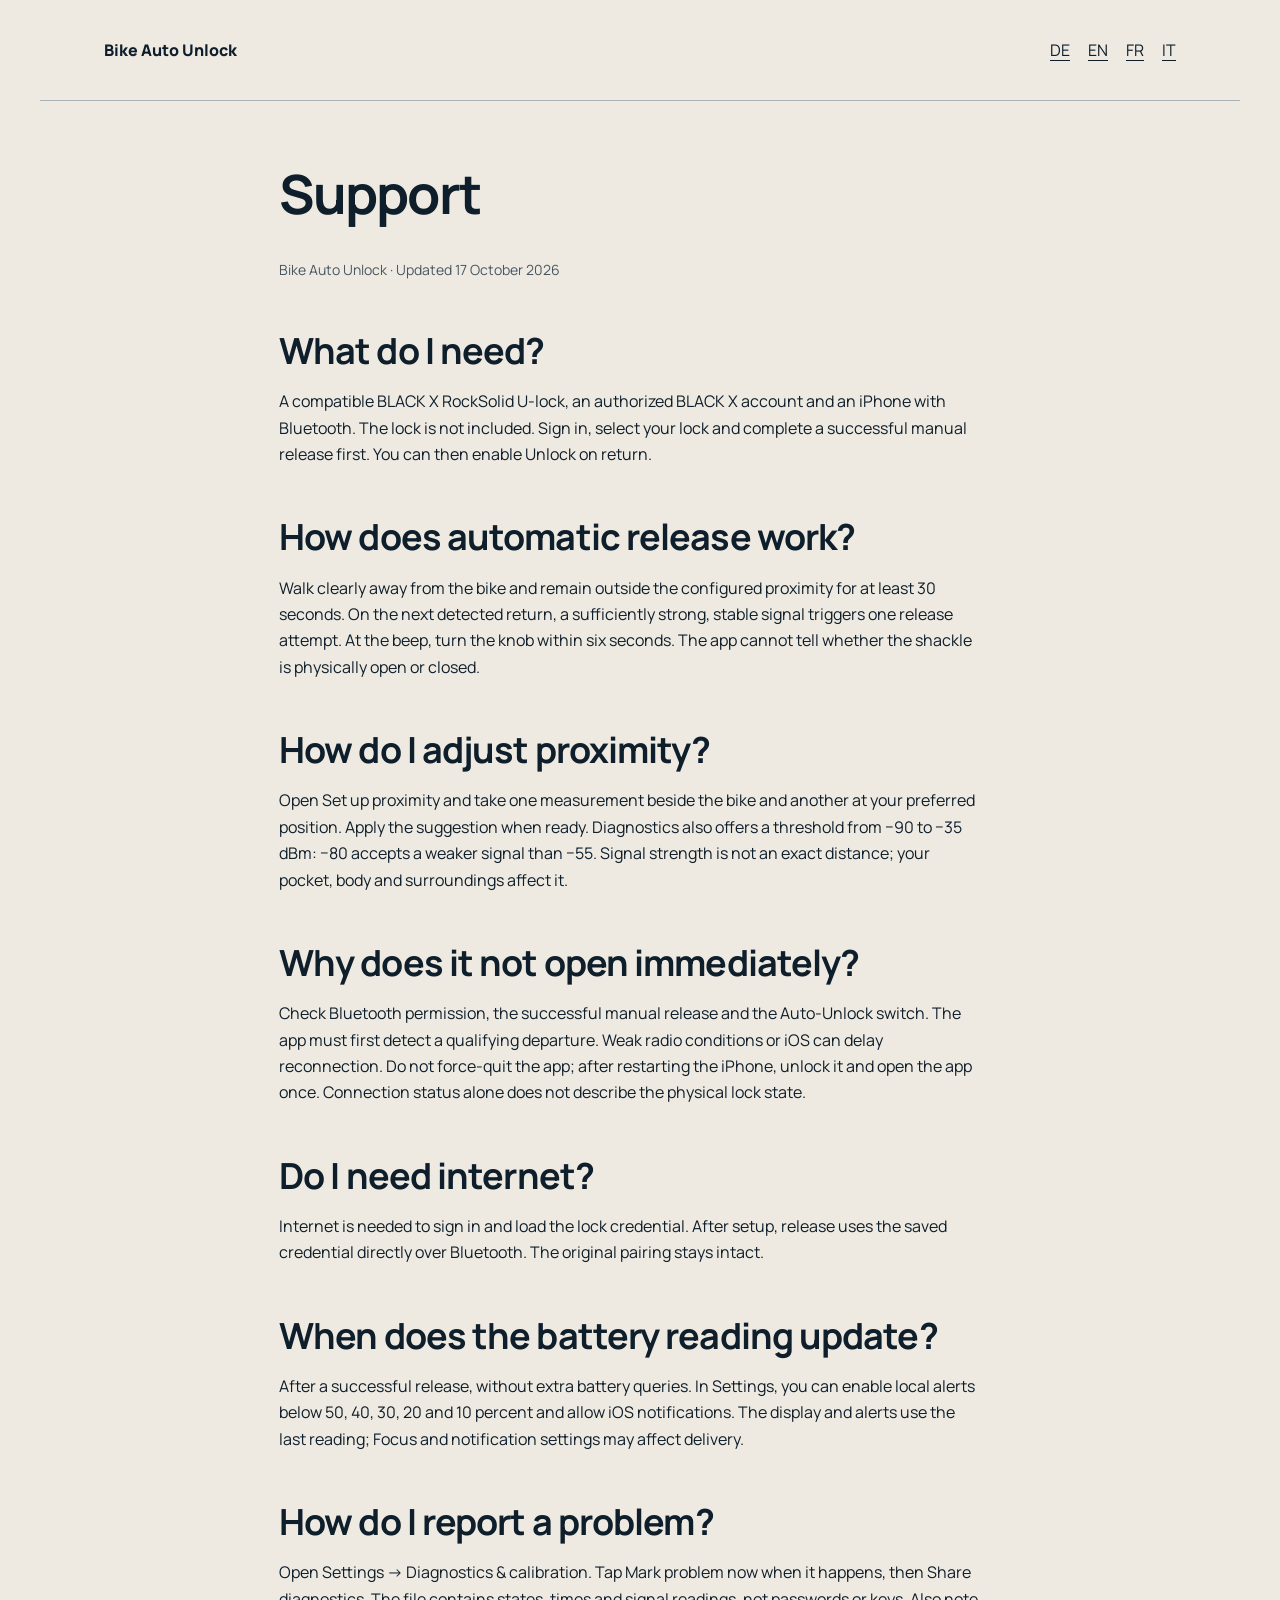
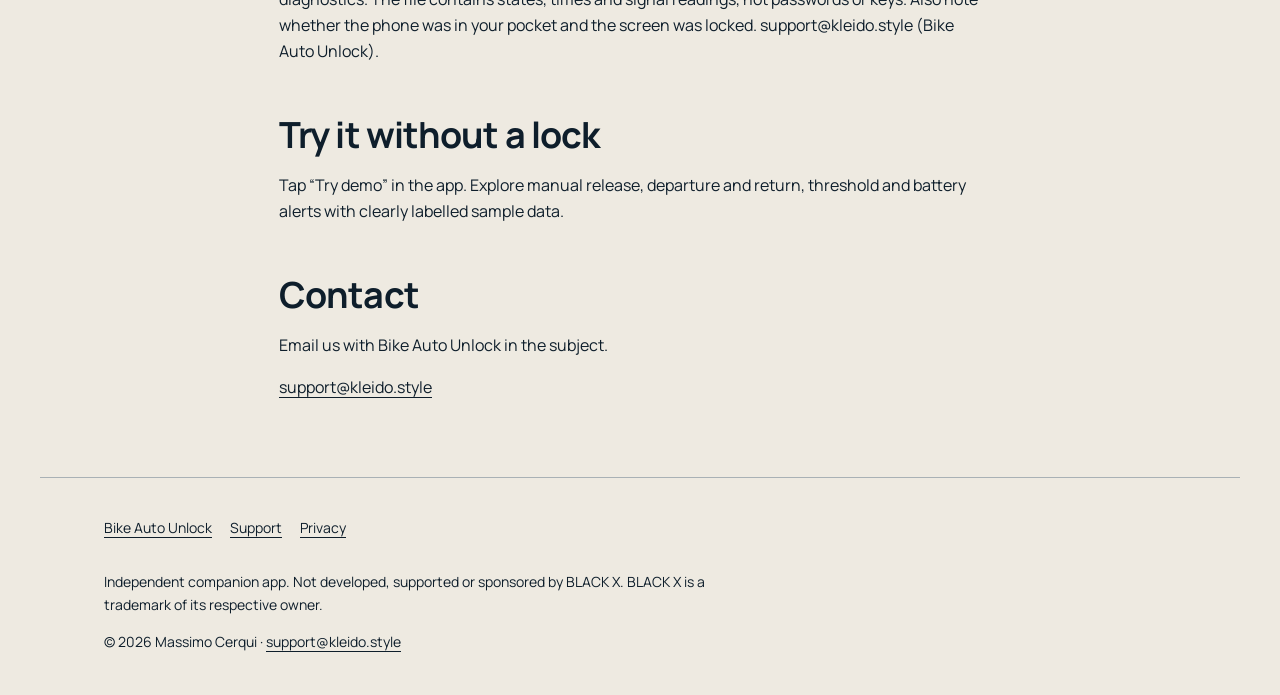
<file: en/support.html>
<!doctype html>
<html lang="en"><head><meta charset="utf-8"><meta name="viewport" content="width=device-width,initial-scale=1"><meta name="description" content="Your iPhone detects your return to your bike and can release the lock over Bluetooth. That means less reaching for an app every time you want to ride."><title>Support · Bike Auto Unlock</title><link rel="stylesheet" href="../style.css"></head><body><header><a class="brand" href="index.html">Bike Auto Unlock</a><nav aria-label="Language"><a href="../de/support.html" lang="de" hreflang="de">DE</a><a href="../en/support.html" lang="en" hreflang="en" aria-current="page">EN</a><a href="../fr/support.html" lang="fr" hreflang="fr">FR</a><a href="../it/support.html" lang="it" hreflang="it">IT</a></nav></header><main class="read"><h1>Support</h1><p class="fine">Bike Auto Unlock · Updated 17 October 2026</p><h2>What do I need?</h2><p>A compatible BLACK X RockSolid U-lock, an authorized BLACK X account and an iPhone with Bluetooth. The lock is not included. Sign in, select your lock and complete a successful manual release first. You can then enable Unlock on return.</p><h2>How does automatic release work?</h2><p>Walk clearly away from the bike and remain outside the configured proximity for at least 30 seconds. On the next detected return, a sufficiently strong, stable signal triggers one release attempt. At the beep, turn the knob within six seconds. The app cannot tell whether the shackle is physically open or closed.</p><h2>How do I adjust proximity?</h2><p>Open Set up proximity and take one measurement beside the bike and another at your preferred position. Apply the suggestion when ready. Diagnostics also offers a threshold from −90 to −35 dBm: −80 accepts a weaker signal than −55. Signal strength is not an exact distance; your pocket, body and surroundings affect it.</p><h2>Why does it not open immediately?</h2><p>Check Bluetooth permission, the successful manual release and the Auto-Unlock switch. The app must first detect a qualifying departure. Weak radio conditions or iOS can delay reconnection. Do not force-quit the app; after restarting the iPhone, unlock it and open the app once. Connection status alone does not describe the physical lock state.</p><h2>Do I need internet?</h2><p>Internet is needed to sign in and load the lock credential. After setup, release uses the saved credential directly over Bluetooth. The original pairing stays intact.</p><h2>When does the battery reading update?</h2><p>After a successful release, without extra battery queries. In Settings, you can enable local alerts below 50, 40, 30, 20 and 10 percent and allow iOS notifications. The display and alerts use the last reading; Focus and notification settings may affect delivery.</p><h2>How do I report a problem?</h2><p>Open Settings → Diagnostics &amp; calibration. Tap Mark problem now when it happens, then Share diagnostics. The file contains states, times and signal readings, not passwords or keys. Also note whether the phone was in your pocket and the screen was locked. support@kleido.style (Bike Auto Unlock).</p><h2>Try it without a lock</h2><p>Tap “Try demo” in the app. Explore manual release, departure and return, threshold and battery alerts with clearly labelled sample data.</p><h2>Contact</h2><p>Email us with Bike Auto Unlock in the subject.</p><p><a class="contact" href="mailto:support@kleido.style?subject=Bike%20Auto%20Unlock">support@kleido.style</a></p></main><footer><nav><a href="index.html">Bike Auto Unlock</a><a href="support.html">Support</a><a href="privacy.html">Privacy</a></nav><p>Independent companion app. Not developed, supported or sponsored by BLACK X. BLACK X is a trademark of its respective owner.</p><p>© 2026 Massimo Cerqui · <a class="contact" href="mailto:support@kleido.style?subject=Bike%20Auto%20Unlock">support@kleido.style</a></p></footer></body></html>
</file>
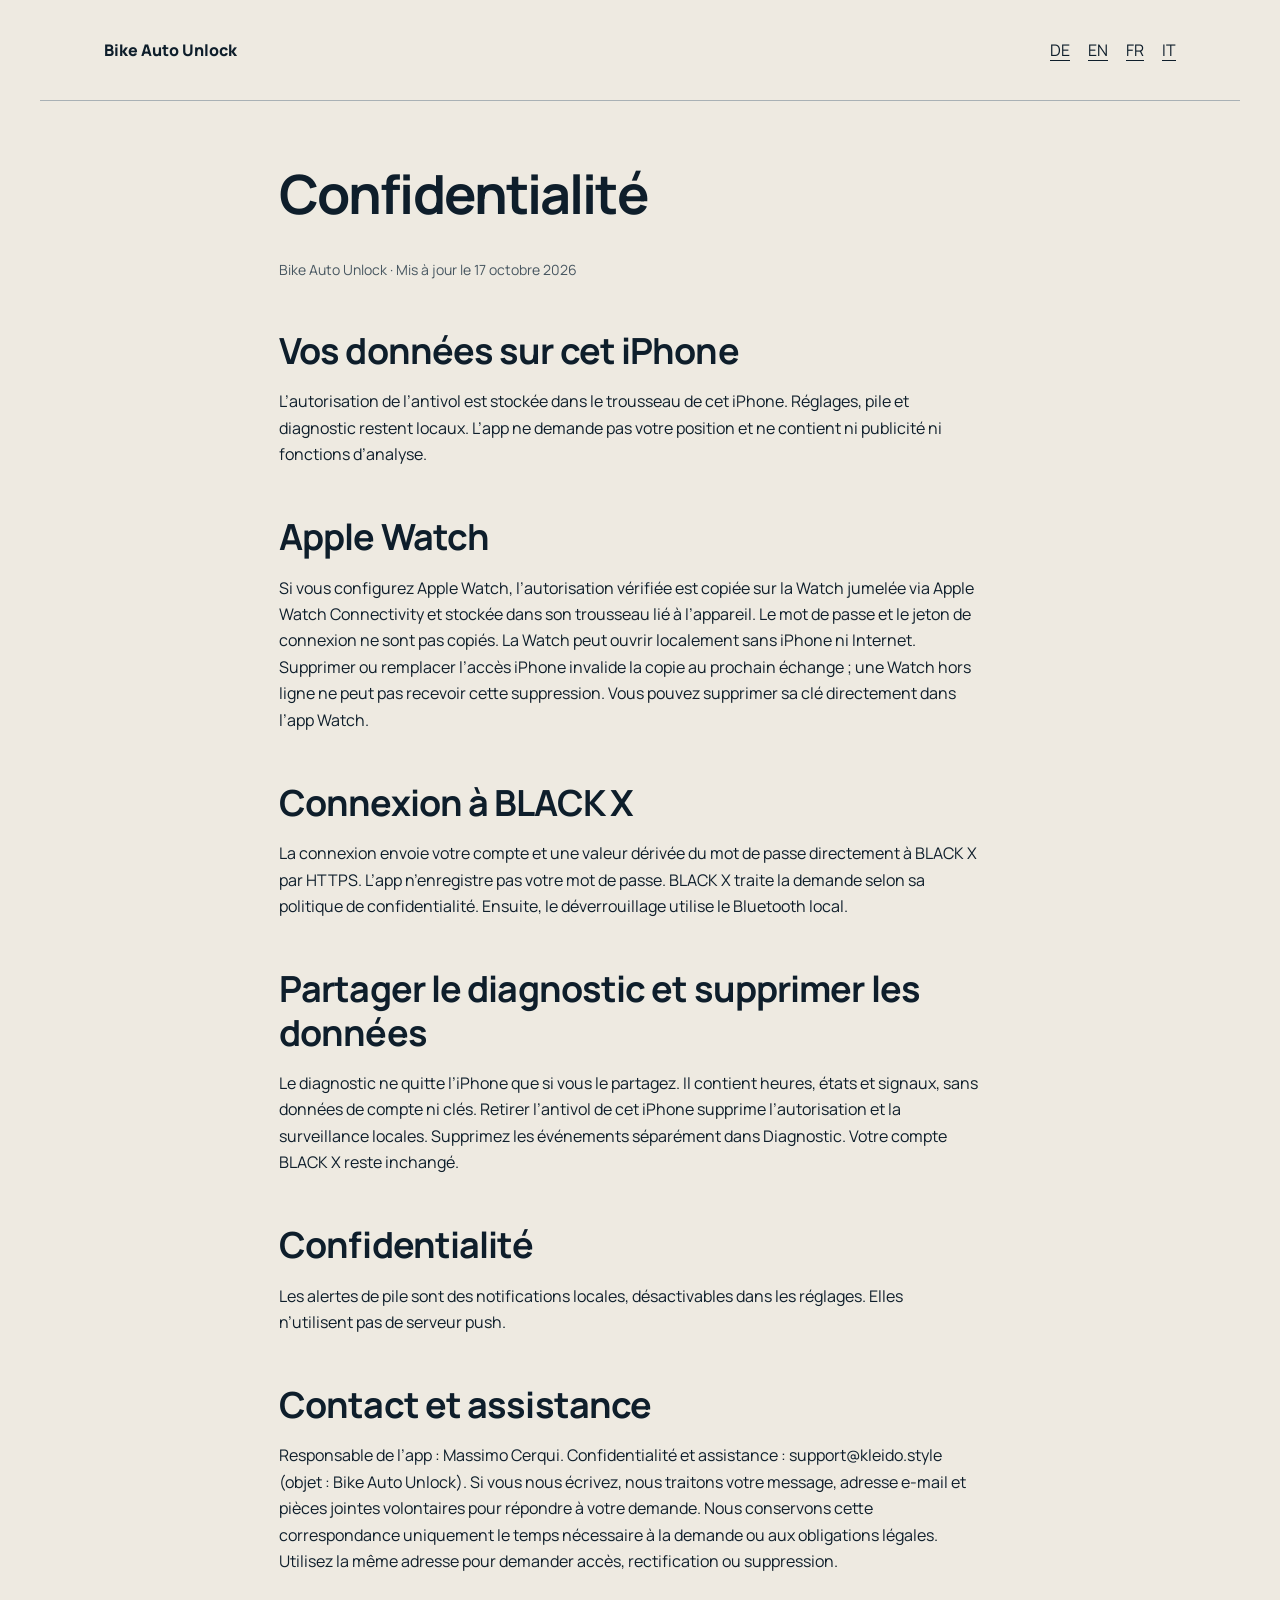
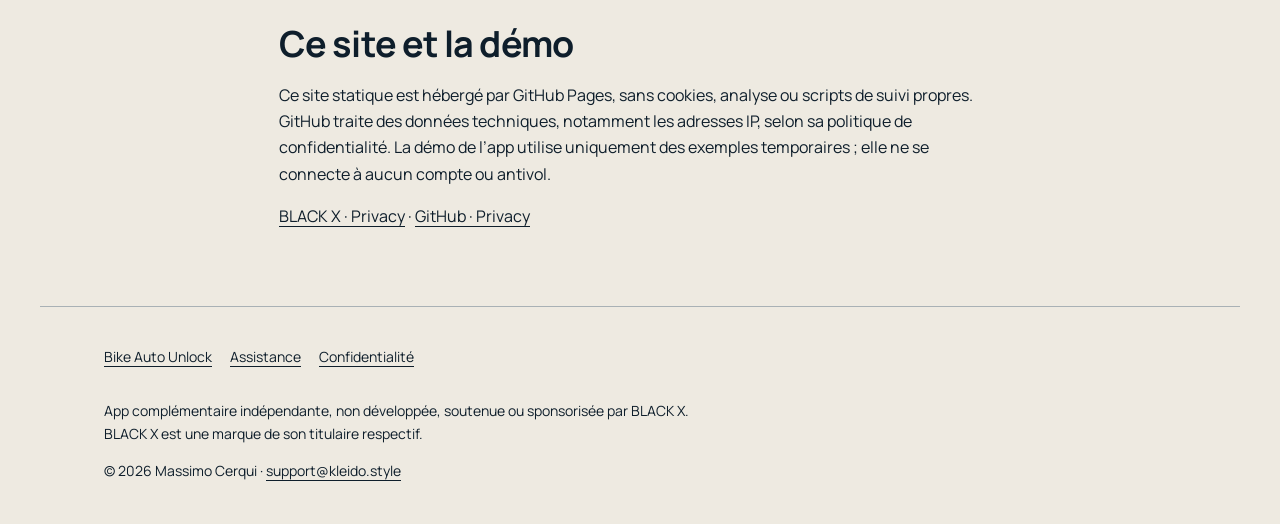
<file: fr/privacy.html>
<!doctype html>
<html lang="fr"><head><meta charset="utf-8"><meta name="viewport" content="width=device-width,initial-scale=1"><meta name="description" content="Votre iPhone détecte votre retour au vélo et peut libérer l’antivol par Bluetooth. Vous avez moins besoin de sortir votre téléphone et d’ouvrir une app avant de partir."><title>Confidentialité · Bike Auto Unlock</title><link rel="stylesheet" href="../style.css"></head><body><header><a class="brand" href="index.html">Bike Auto Unlock</a><nav aria-label="Language"><a href="../de/privacy.html" lang="de" hreflang="de">DE</a><a href="../en/privacy.html" lang="en" hreflang="en">EN</a><a href="../fr/privacy.html" lang="fr" hreflang="fr" aria-current="page">FR</a><a href="../it/privacy.html" lang="it" hreflang="it">IT</a></nav></header><main class="read"><h1>Confidentialité</h1><p class="fine">Bike Auto Unlock · Mis à jour le 17 octobre 2026</p><h2>Vos données sur cet iPhone</h2><p>L’autorisation de l’antivol est stockée dans le trousseau de cet iPhone. Réglages, pile et diagnostic restent locaux. L’app ne demande pas votre position et ne contient ni publicité ni fonctions d’analyse.</p><h2>Apple Watch</h2><p>Si vous configurez Apple Watch, l’autorisation vérifiée est copiée sur la Watch jumelée via Apple Watch Connectivity et stockée dans son trousseau lié à l’appareil. Le mot de passe et le jeton de connexion ne sont pas copiés. La Watch peut ouvrir localement sans iPhone ni Internet. Supprimer ou remplacer l’accès iPhone invalide la copie au prochain échange ; une Watch hors ligne ne peut pas recevoir cette suppression. Vous pouvez supprimer sa clé directement dans l’app Watch.</p><h2>Connexion à BLACK X</h2><p>La connexion envoie votre compte et une valeur dérivée du mot de passe directement à BLACK X par HTTPS. L’app n’enregistre pas votre mot de passe. BLACK X traite la demande selon sa politique de confidentialité. Ensuite, le déverrouillage utilise le Bluetooth local.</p><h2>Partager le diagnostic et supprimer les données</h2><p>Le diagnostic ne quitte l’iPhone que si vous le partagez. Il contient heures, états et signaux, sans données de compte ni clés. Retirer l’antivol de cet iPhone supprime l’autorisation et la surveillance locales. Supprimez les événements séparément dans Diagnostic. Votre compte BLACK X reste inchangé.</p><h2>Confidentialité</h2><p>Les alertes de pile sont des notifications locales, désactivables dans les réglages. Elles n’utilisent pas de serveur push.</p><h2>Contact et assistance</h2><p>Responsable de l’app : Massimo Cerqui. Confidentialité et assistance : support@kleido.style (objet : Bike Auto Unlock). Si vous nous écrivez, nous traitons votre message, adresse e-mail et pièces jointes volontaires pour répondre à votre demande. Nous conservons cette correspondance uniquement le temps nécessaire à la demande ou aux obligations légales. Utilisez la même adresse pour demander accès, rectification ou suppression.</p><h2>Ce site et la démo</h2><p>Ce site statique est hébergé par GitHub Pages, sans cookies, analyse ou scripts de suivi propres. GitHub traite des données techniques, notamment les adresses IP, selon sa politique de confidentialité. La démo de l’app utilise uniquement des exemples temporaires ; elle ne se connecte à aucun compte ou antivol.</p><p><a href="https://www.black.inc/privacy-policy">BLACK X · Privacy</a> · <a href="https://docs.github.com/en/site-policy/privacy-policies/github-general-privacy-statement">GitHub · Privacy</a></p></main><footer><nav><a href="index.html">Bike Auto Unlock</a><a href="support.html">Assistance</a><a href="privacy.html">Confidentialité</a></nav><p>App complémentaire indépendante, non développée, soutenue ou sponsorisée par BLACK X. BLACK X est une marque de son titulaire respectif.</p><p>© 2026 Massimo Cerqui · <a class="contact" href="mailto:support@kleido.style?subject=Bike%20Auto%20Unlock">support@kleido.style</a></p></footer></body></html>
</file>
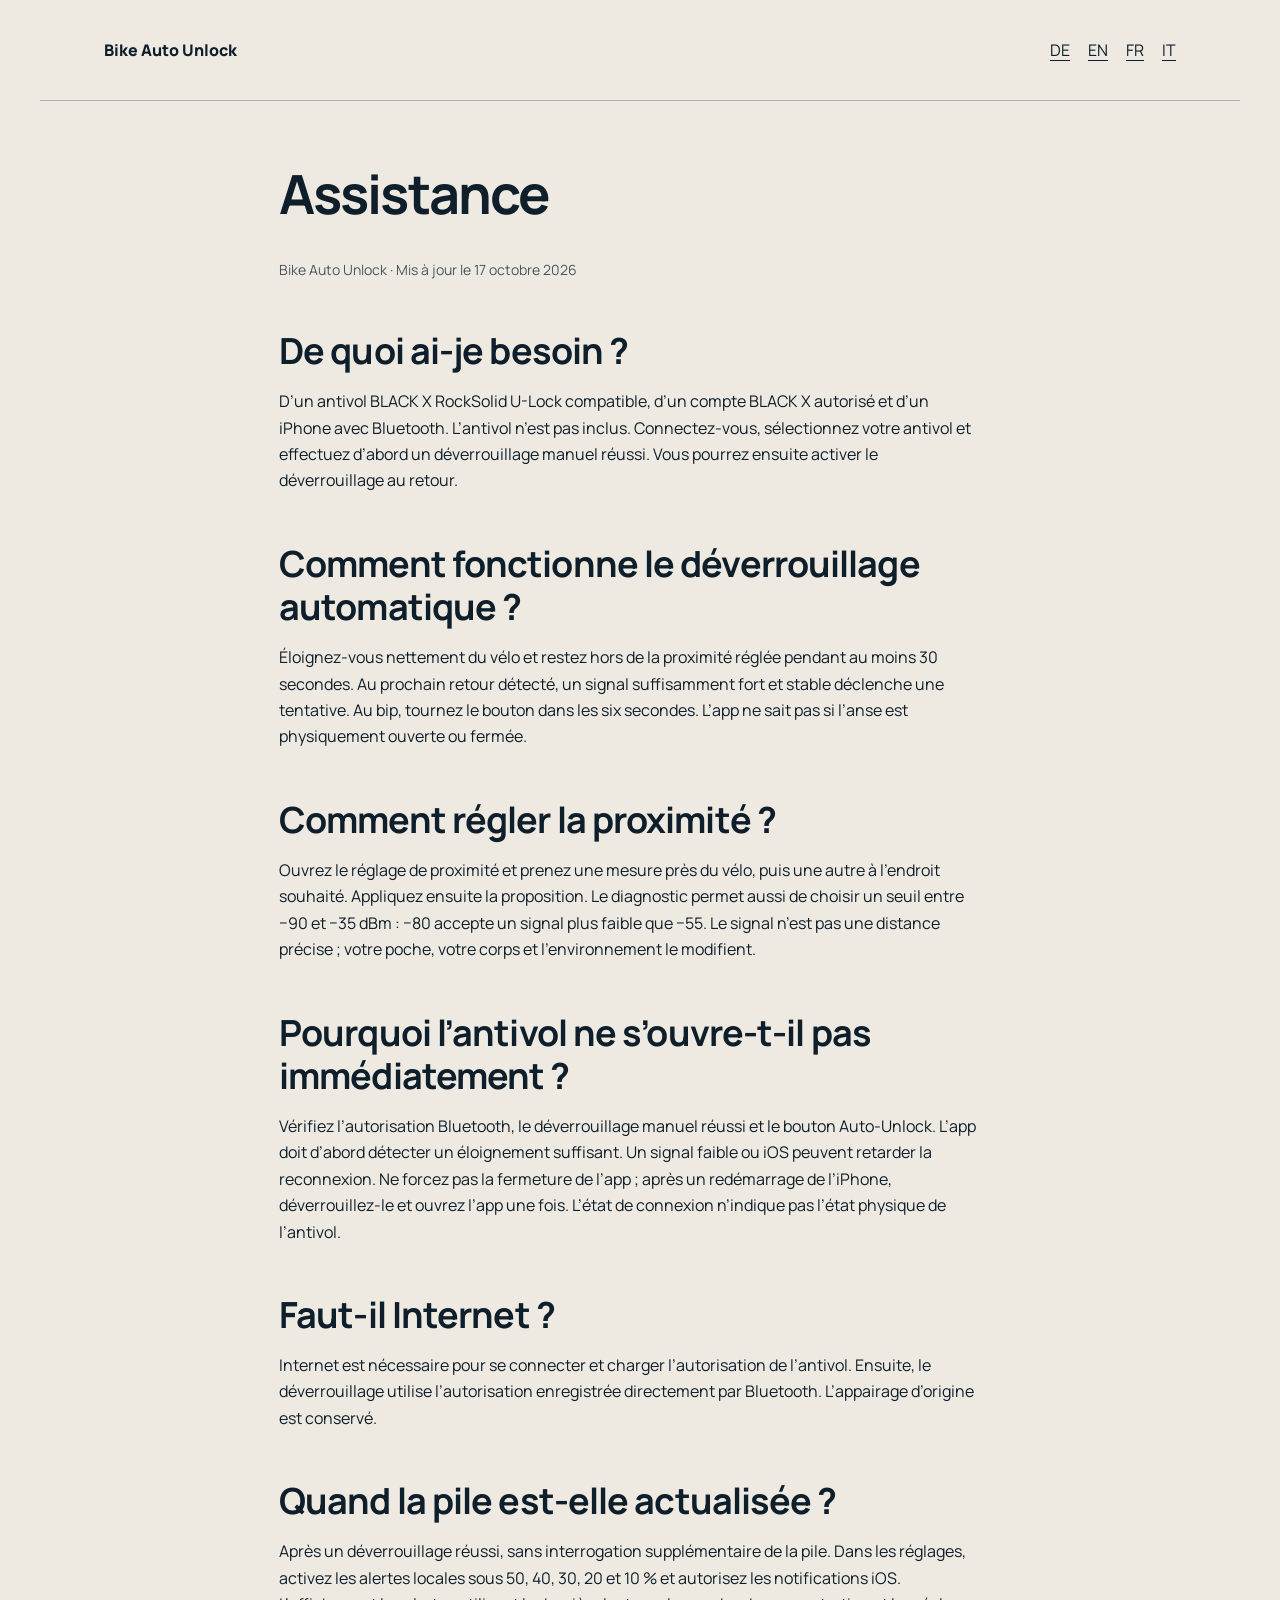
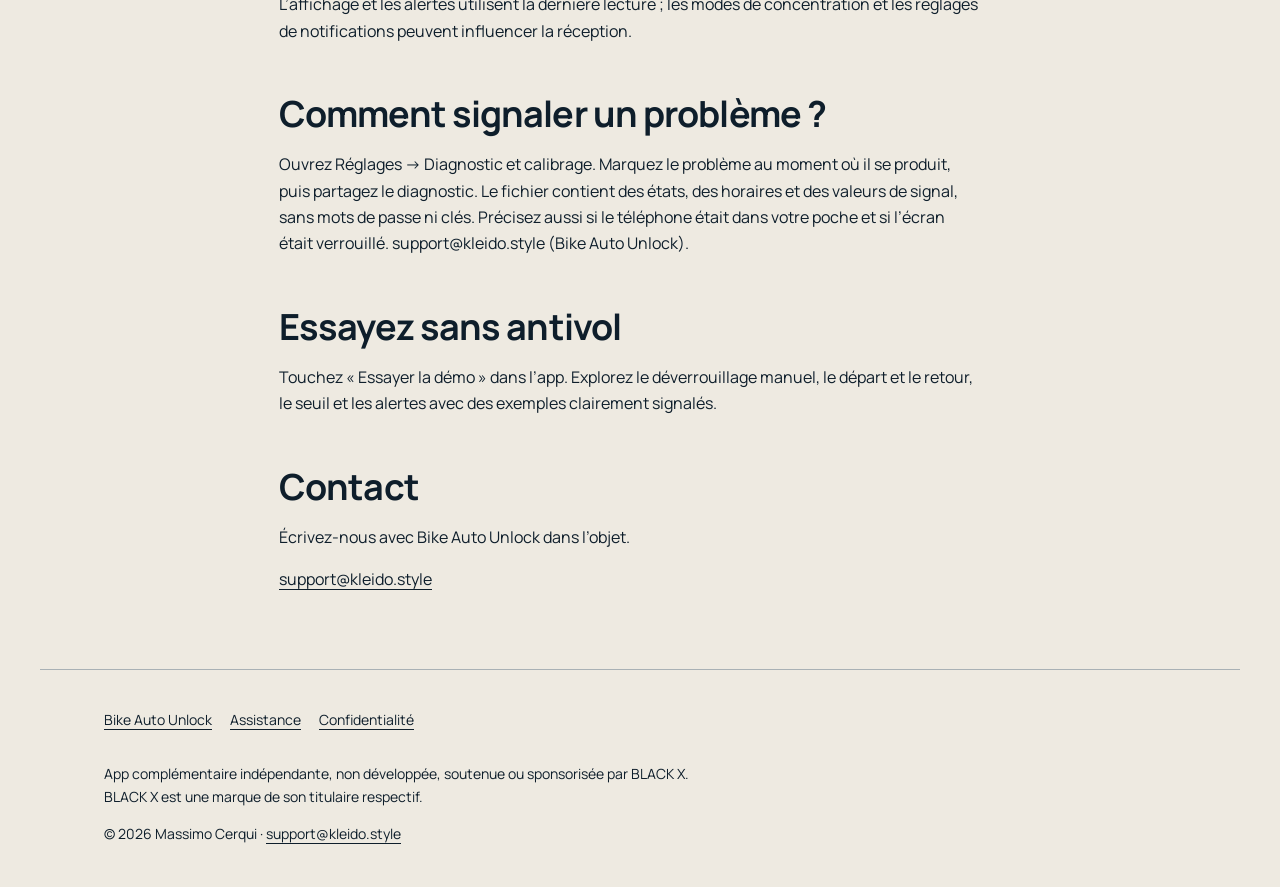
<file: fr/support.html>
<!doctype html>
<html lang="fr"><head><meta charset="utf-8"><meta name="viewport" content="width=device-width,initial-scale=1"><meta name="description" content="Votre iPhone détecte votre retour au vélo et peut libérer l’antivol par Bluetooth. Vous avez moins besoin de sortir votre téléphone et d’ouvrir une app avant de partir."><title>Assistance · Bike Auto Unlock</title><link rel="stylesheet" href="../style.css"></head><body><header><a class="brand" href="index.html">Bike Auto Unlock</a><nav aria-label="Language"><a href="../de/support.html" lang="de" hreflang="de">DE</a><a href="../en/support.html" lang="en" hreflang="en">EN</a><a href="../fr/support.html" lang="fr" hreflang="fr" aria-current="page">FR</a><a href="../it/support.html" lang="it" hreflang="it">IT</a></nav></header><main class="read"><h1>Assistance</h1><p class="fine">Bike Auto Unlock · Mis à jour le 17 octobre 2026</p><h2>De quoi ai-je besoin ?</h2><p>D’un antivol BLACK X RockSolid U-Lock compatible, d’un compte BLACK X autorisé et d’un iPhone avec Bluetooth. L’antivol n’est pas inclus. Connectez-vous, sélectionnez votre antivol et effectuez d’abord un déverrouillage manuel réussi. Vous pourrez ensuite activer le déverrouillage au retour.</p><h2>Comment fonctionne le déverrouillage automatique ?</h2><p>Éloignez-vous nettement du vélo et restez hors de la proximité réglée pendant au moins 30 secondes. Au prochain retour détecté, un signal suffisamment fort et stable déclenche une tentative. Au bip, tournez le bouton dans les six secondes. L’app ne sait pas si l’anse est physiquement ouverte ou fermée.</p><h2>Comment régler la proximité ?</h2><p>Ouvrez le réglage de proximité et prenez une mesure près du vélo, puis une autre à l’endroit souhaité. Appliquez ensuite la proposition. Le diagnostic permet aussi de choisir un seuil entre −90 et −35 dBm : −80 accepte un signal plus faible que −55. Le signal n’est pas une distance précise ; votre poche, votre corps et l’environnement le modifient.</p><h2>Pourquoi l’antivol ne s’ouvre-t-il pas immédiatement ?</h2><p>Vérifiez l’autorisation Bluetooth, le déverrouillage manuel réussi et le bouton Auto-Unlock. L’app doit d’abord détecter un éloignement suffisant. Un signal faible ou iOS peuvent retarder la reconnexion. Ne forcez pas la fermeture de l’app ; après un redémarrage de l’iPhone, déverrouillez-le et ouvrez l’app une fois. L’état de connexion n’indique pas l’état physique de l’antivol.</p><h2>Faut-il Internet ?</h2><p>Internet est nécessaire pour se connecter et charger l’autorisation de l’antivol. Ensuite, le déverrouillage utilise l’autorisation enregistrée directement par Bluetooth. L’appairage d’origine est conservé.</p><h2>Quand la pile est-elle actualisée ?</h2><p>Après un déverrouillage réussi, sans interrogation supplémentaire de la pile. Dans les réglages, activez les alertes locales sous 50, 40, 30, 20 et 10 % et autorisez les notifications iOS. L’affichage et les alertes utilisent la dernière lecture ; les modes de concentration et les réglages de notifications peuvent influencer la réception.</p><h2>Comment signaler un problème ?</h2><p>Ouvrez Réglages → Diagnostic et calibrage. Marquez le problème au moment où il se produit, puis partagez le diagnostic. Le fichier contient des états, des horaires et des valeurs de signal, sans mots de passe ni clés. Précisez aussi si le téléphone était dans votre poche et si l’écran était verrouillé. support@kleido.style (Bike Auto Unlock).</p><h2>Essayez sans antivol</h2><p>Touchez « Essayer la démo » dans l’app. Explorez le déverrouillage manuel, le départ et le retour, le seuil et les alertes avec des exemples clairement signalés.</p><h2>Contact</h2><p>Écrivez-nous avec Bike Auto Unlock dans l’objet.</p><p><a class="contact" href="mailto:support@kleido.style?subject=Bike%20Auto%20Unlock">support@kleido.style</a></p></main><footer><nav><a href="index.html">Bike Auto Unlock</a><a href="support.html">Assistance</a><a href="privacy.html">Confidentialité</a></nav><p>App complémentaire indépendante, non développée, soutenue ou sponsorisée par BLACK X. BLACK X est une marque de son titulaire respectif.</p><p>© 2026 Massimo Cerqui · <a class="contact" href="mailto:support@kleido.style?subject=Bike%20Auto%20Unlock">support@kleido.style</a></p></footer></body></html>
</file>
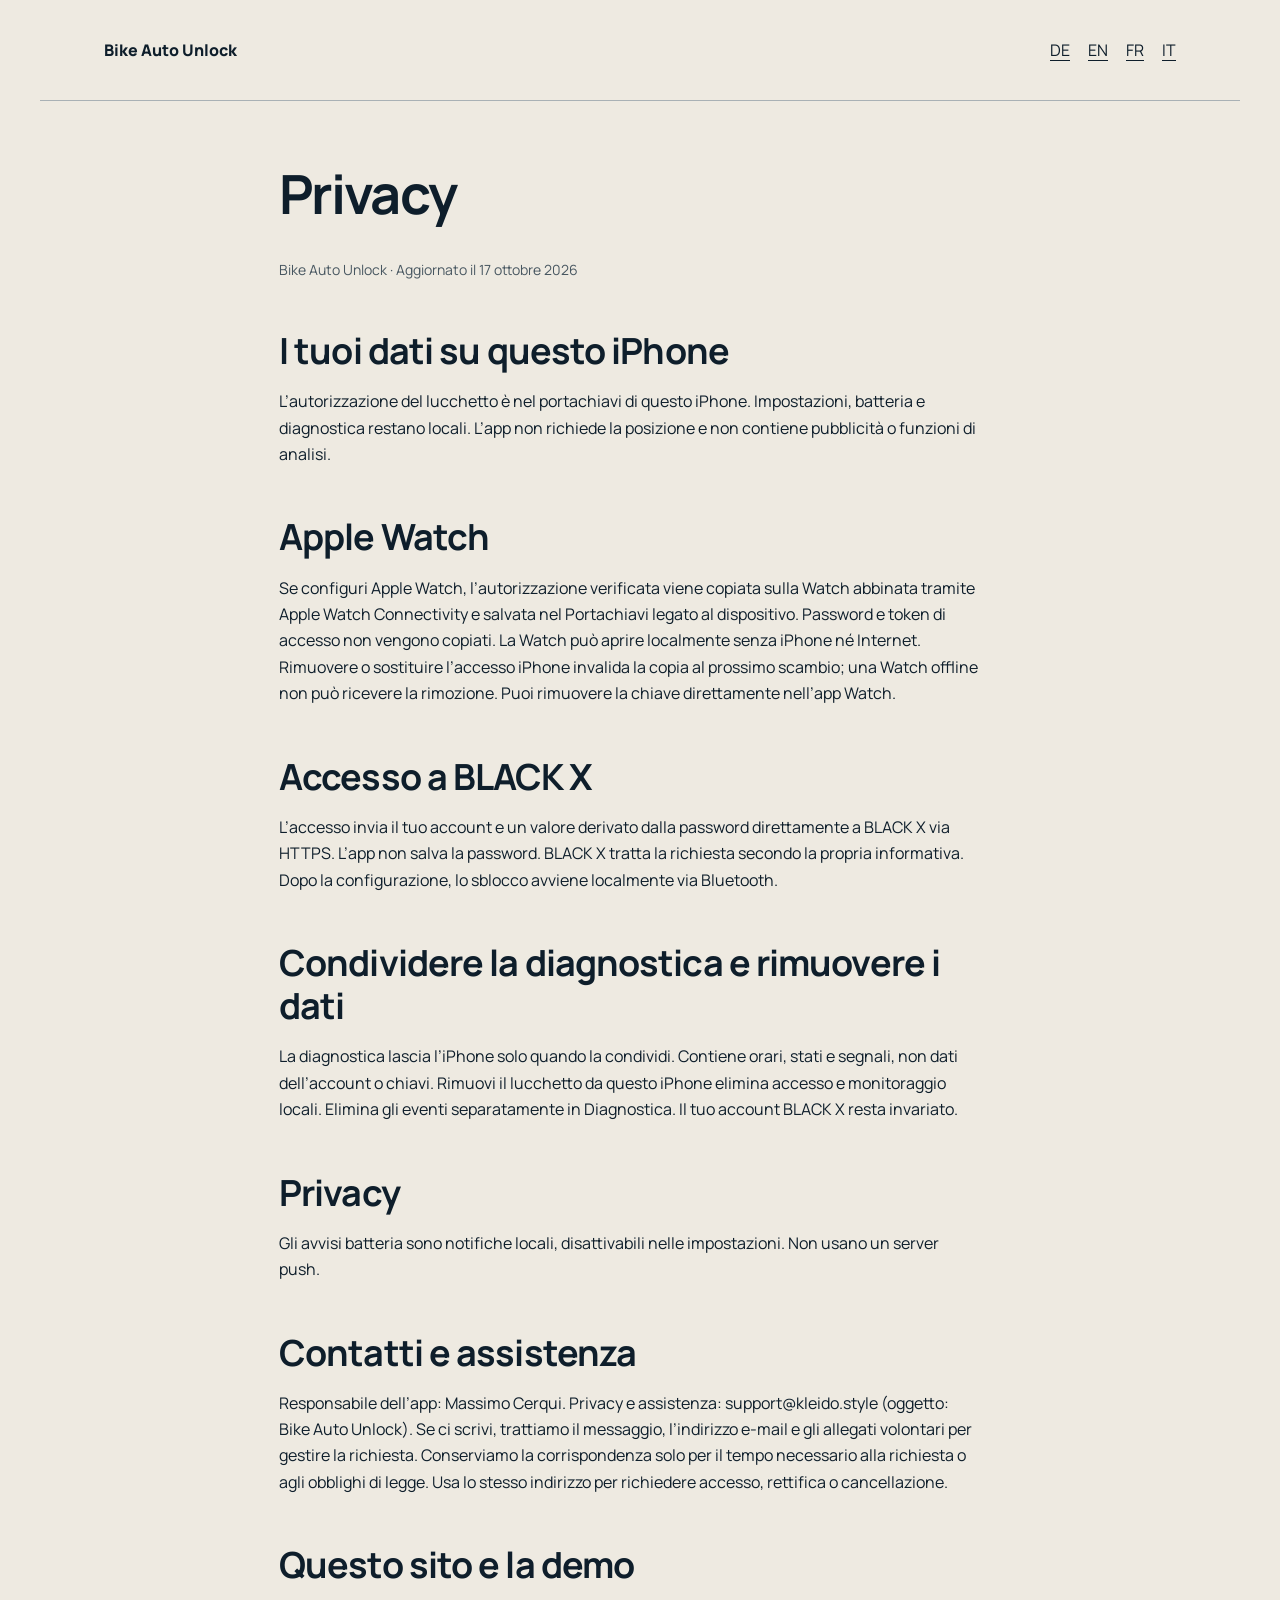
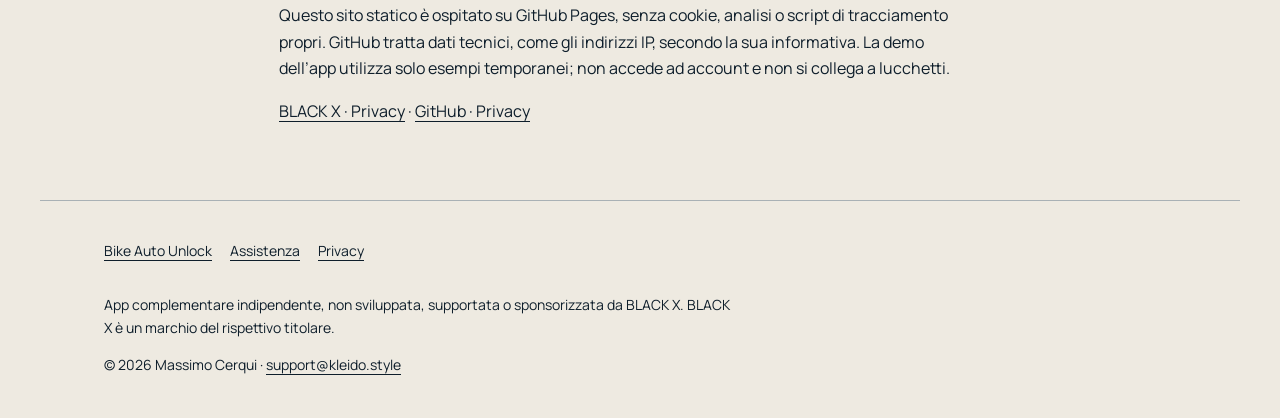
<file: it/privacy.html>
<!doctype html>
<html lang="it"><head><meta charset="utf-8"><meta name="viewport" content="width=device-width,initial-scale=1"><meta name="description" content="Il tuo iPhone rileva il ritorno alla bici e può sbloccare il lucchetto via Bluetooth. Così devi aprire l’app meno spesso quando vuoi partire."><title>Privacy · Bike Auto Unlock</title><link rel="stylesheet" href="../style.css"></head><body><header><a class="brand" href="index.html">Bike Auto Unlock</a><nav aria-label="Language"><a href="../de/privacy.html" lang="de" hreflang="de">DE</a><a href="../en/privacy.html" lang="en" hreflang="en">EN</a><a href="../fr/privacy.html" lang="fr" hreflang="fr">FR</a><a href="../it/privacy.html" lang="it" hreflang="it" aria-current="page">IT</a></nav></header><main class="read"><h1>Privacy</h1><p class="fine">Bike Auto Unlock · Aggiornato il 17 ottobre 2026</p><h2>I tuoi dati su questo iPhone</h2><p>L’autorizzazione del lucchetto è nel portachiavi di questo iPhone. Impostazioni, batteria e diagnostica restano locali. L’app non richiede la posizione e non contiene pubblicità o funzioni di analisi.</p><h2>Apple Watch</h2><p>Se configuri Apple Watch, l’autorizzazione verificata viene copiata sulla Watch abbinata tramite Apple Watch Connectivity e salvata nel Portachiavi legato al dispositivo. Password e token di accesso non vengono copiati. La Watch può aprire localmente senza iPhone né Internet. Rimuovere o sostituire l’accesso iPhone invalida la copia al prossimo scambio; una Watch offline non può ricevere la rimozione. Puoi rimuovere la chiave direttamente nell’app Watch.</p><h2>Accesso a BLACK X</h2><p>L’accesso invia il tuo account e un valore derivato dalla password direttamente a BLACK X via HTTPS. L’app non salva la password. BLACK X tratta la richiesta secondo la propria informativa. Dopo la configurazione, lo sblocco avviene localmente via Bluetooth.</p><h2>Condividere la diagnostica e rimuovere i dati</h2><p>La diagnostica lascia l’iPhone solo quando la condividi. Contiene orari, stati e segnali, non dati dell’account o chiavi. Rimuovi il lucchetto da questo iPhone elimina accesso e monitoraggio locali. Elimina gli eventi separatamente in Diagnostica. Il tuo account BLACK X resta invariato.</p><h2>Privacy</h2><p>Gli avvisi batteria sono notifiche locali, disattivabili nelle impostazioni. Non usano un server push.</p><h2>Contatti e assistenza</h2><p>Responsabile dell’app: Massimo Cerqui. Privacy e assistenza: support@kleido.style (oggetto: Bike Auto Unlock). Se ci scrivi, trattiamo il messaggio, l’indirizzo e-mail e gli allegati volontari per gestire la richiesta. Conserviamo la corrispondenza solo per il tempo necessario alla richiesta o agli obblighi di legge. Usa lo stesso indirizzo per richiedere accesso, rettifica o cancellazione.</p><h2>Questo sito e la demo</h2><p>Questo sito statico è ospitato su GitHub Pages, senza cookie, analisi o script di tracciamento propri. GitHub tratta dati tecnici, come gli indirizzi IP, secondo la sua informativa. La demo dell’app utilizza solo esempi temporanei; non accede ad account e non si collega a lucchetti.</p><p><a href="https://www.black.inc/privacy-policy">BLACK X · Privacy</a> · <a href="https://docs.github.com/en/site-policy/privacy-policies/github-general-privacy-statement">GitHub · Privacy</a></p></main><footer><nav><a href="index.html">Bike Auto Unlock</a><a href="support.html">Assistenza</a><a href="privacy.html">Privacy</a></nav><p>App complementare indipendente, non sviluppata, supportata o sponsorizzata da BLACK X. BLACK X è un marchio del rispettivo titolare.</p><p>© 2026 Massimo Cerqui · <a class="contact" href="mailto:support@kleido.style?subject=Bike%20Auto%20Unlock">support@kleido.style</a></p></footer></body></html>
</file>
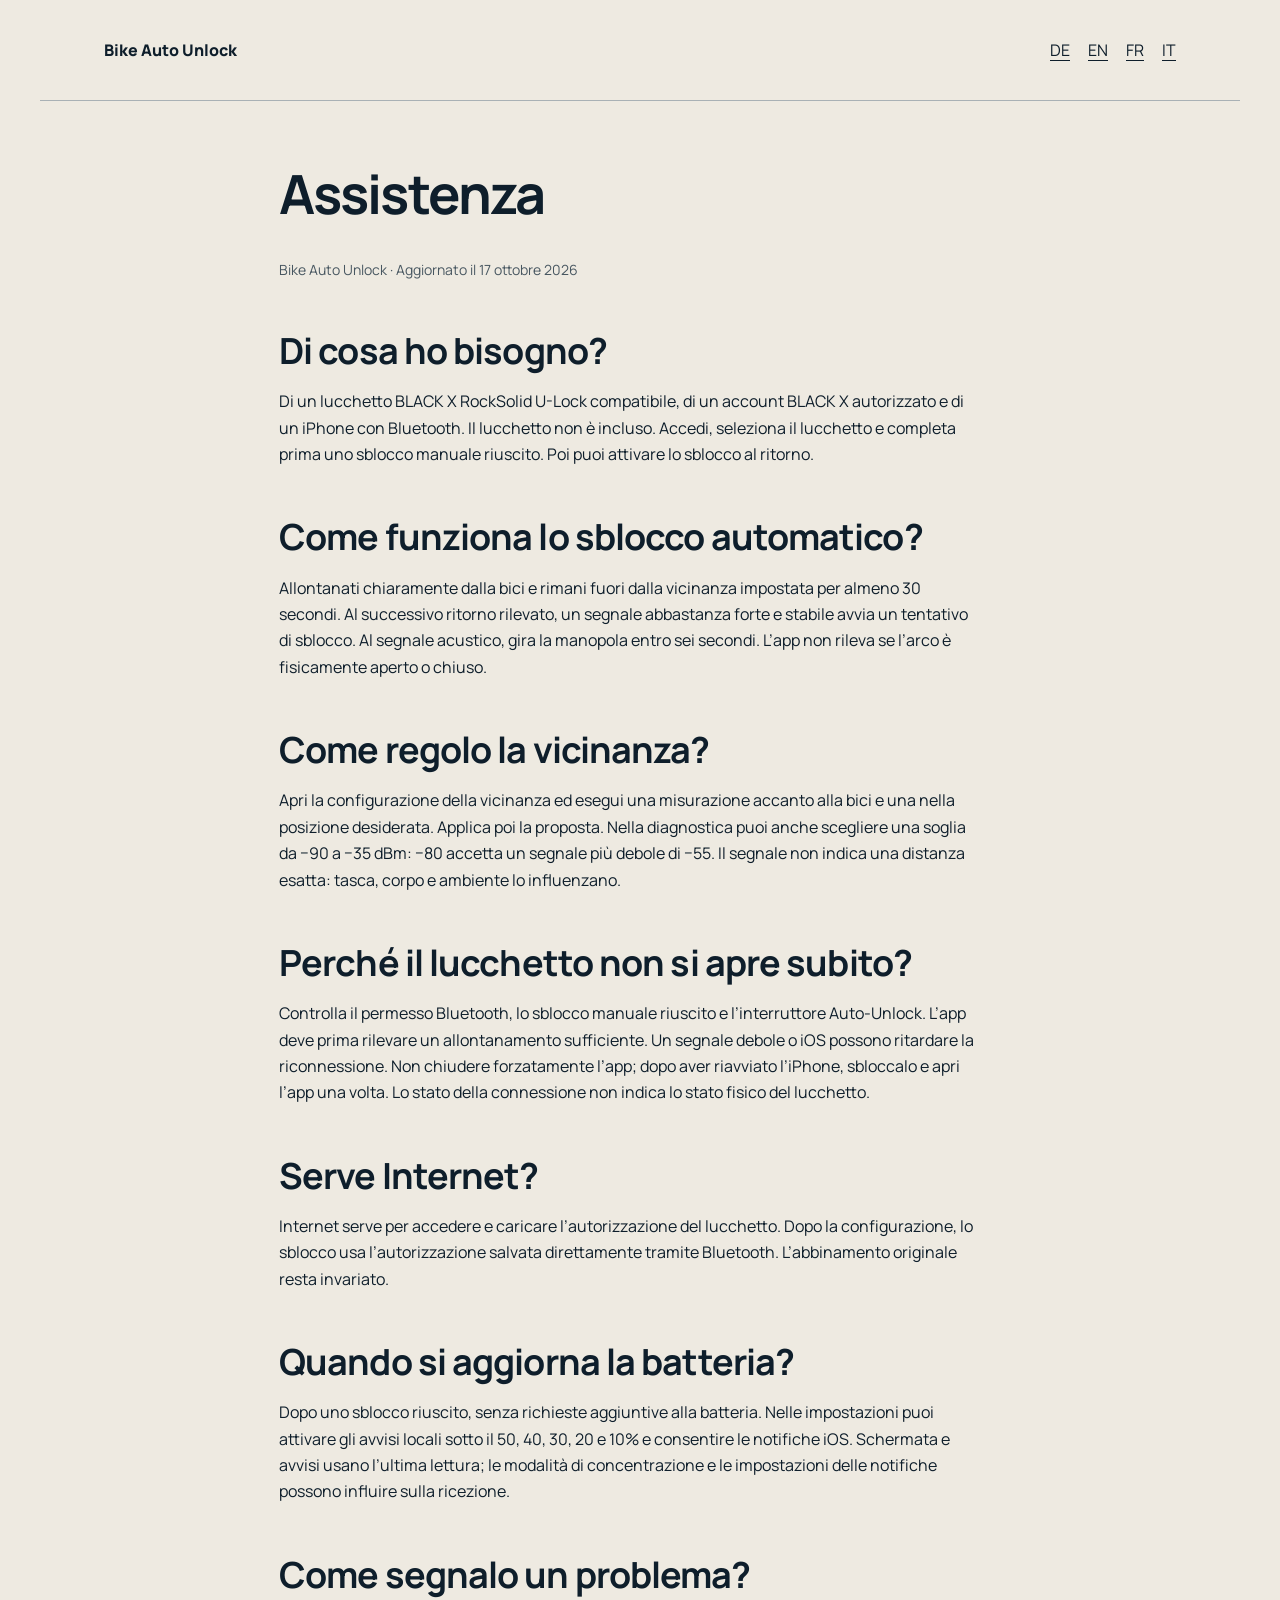
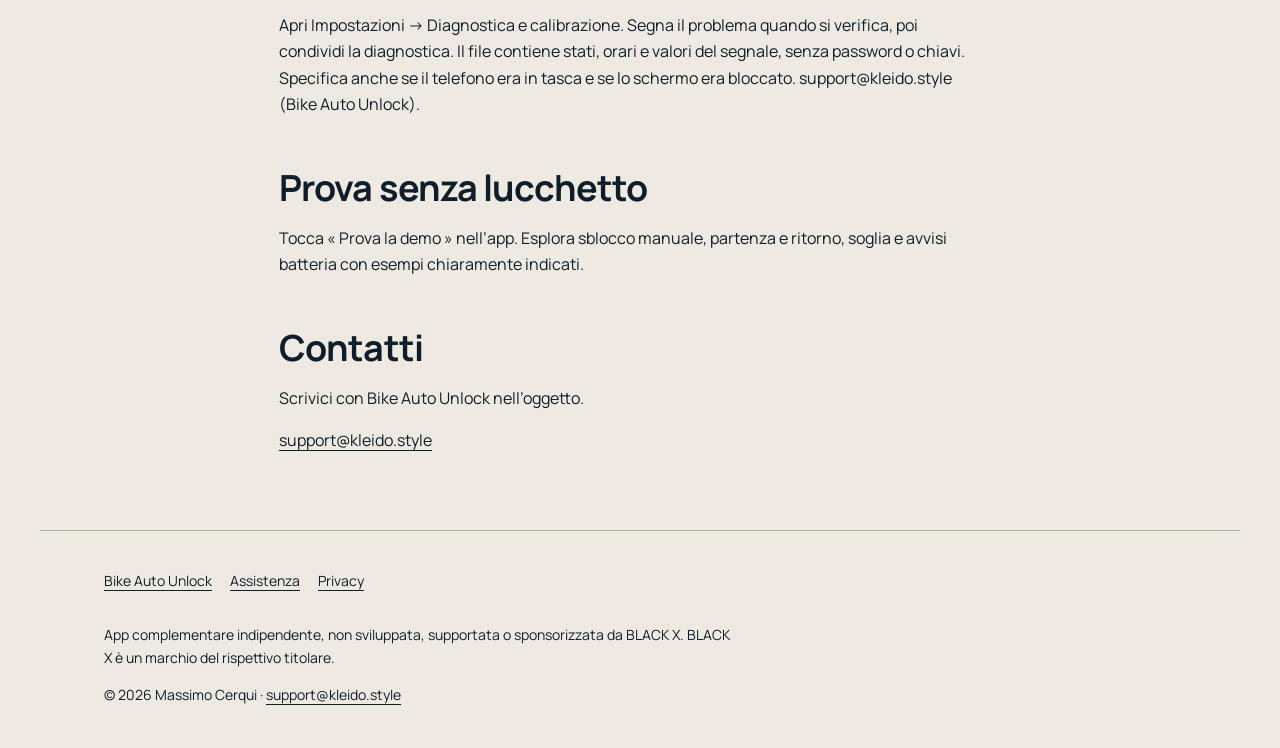
<file: it/support.html>
<!doctype html>
<html lang="it"><head><meta charset="utf-8"><meta name="viewport" content="width=device-width,initial-scale=1"><meta name="description" content="Il tuo iPhone rileva il ritorno alla bici e può sbloccare il lucchetto via Bluetooth. Così devi aprire l’app meno spesso quando vuoi partire."><title>Assistenza · Bike Auto Unlock</title><link rel="stylesheet" href="../style.css"></head><body><header><a class="brand" href="index.html">Bike Auto Unlock</a><nav aria-label="Language"><a href="../de/support.html" lang="de" hreflang="de">DE</a><a href="../en/support.html" lang="en" hreflang="en">EN</a><a href="../fr/support.html" lang="fr" hreflang="fr">FR</a><a href="../it/support.html" lang="it" hreflang="it" aria-current="page">IT</a></nav></header><main class="read"><h1>Assistenza</h1><p class="fine">Bike Auto Unlock · Aggiornato il 17 ottobre 2026</p><h2>Di cosa ho bisogno?</h2><p>Di un lucchetto BLACK X RockSolid U-Lock compatibile, di un account BLACK X autorizzato e di un iPhone con Bluetooth. Il lucchetto non è incluso. Accedi, seleziona il lucchetto e completa prima uno sblocco manuale riuscito. Poi puoi attivare lo sblocco al ritorno.</p><h2>Come funziona lo sblocco automatico?</h2><p>Allontanati chiaramente dalla bici e rimani fuori dalla vicinanza impostata per almeno 30 secondi. Al successivo ritorno rilevato, un segnale abbastanza forte e stabile avvia un tentativo di sblocco. Al segnale acustico, gira la manopola entro sei secondi. L’app non rileva se l’arco è fisicamente aperto o chiuso.</p><h2>Come regolo la vicinanza?</h2><p>Apri la configurazione della vicinanza ed esegui una misurazione accanto alla bici e una nella posizione desiderata. Applica poi la proposta. Nella diagnostica puoi anche scegliere una soglia da −90 a −35 dBm: −80 accetta un segnale più debole di −55. Il segnale non indica una distanza esatta: tasca, corpo e ambiente lo influenzano.</p><h2>Perché il lucchetto non si apre subito?</h2><p>Controlla il permesso Bluetooth, lo sblocco manuale riuscito e l’interruttore Auto-Unlock. L’app deve prima rilevare un allontanamento sufficiente. Un segnale debole o iOS possono ritardare la riconnessione. Non chiudere forzatamente l’app; dopo aver riavviato l’iPhone, sbloccalo e apri l’app una volta. Lo stato della connessione non indica lo stato fisico del lucchetto.</p><h2>Serve Internet?</h2><p>Internet serve per accedere e caricare l’autorizzazione del lucchetto. Dopo la configurazione, lo sblocco usa l’autorizzazione salvata direttamente tramite Bluetooth. L’abbinamento originale resta invariato.</p><h2>Quando si aggiorna la batteria?</h2><p>Dopo uno sblocco riuscito, senza richieste aggiuntive alla batteria. Nelle impostazioni puoi attivare gli avvisi locali sotto il 50, 40, 30, 20 e 10% e consentire le notifiche iOS. Schermata e avvisi usano l’ultima lettura; le modalità di concentrazione e le impostazioni delle notifiche possono influire sulla ricezione.</p><h2>Come segnalo un problema?</h2><p>Apri Impostazioni → Diagnostica e calibrazione. Segna il problema quando si verifica, poi condividi la diagnostica. Il file contiene stati, orari e valori del segnale, senza password o chiavi. Specifica anche se il telefono era in tasca e se lo schermo era bloccato. support@kleido.style (Bike Auto Unlock).</p><h2>Prova senza lucchetto</h2><p>Tocca « Prova la demo » nell’app. Esplora sblocco manuale, partenza e ritorno, soglia e avvisi batteria con esempi chiaramente indicati.</p><h2>Contatti</h2><p>Scrivici con Bike Auto Unlock nell’oggetto.</p><p><a class="contact" href="mailto:support@kleido.style?subject=Bike%20Auto%20Unlock">support@kleido.style</a></p></main><footer><nav><a href="index.html">Bike Auto Unlock</a><a href="support.html">Assistenza</a><a href="privacy.html">Privacy</a></nav><p>App complementare indipendente, non sviluppata, supportata o sponsorizzata da BLACK X. BLACK X è un marchio del rispettivo titolare.</p><p>© 2026 Massimo Cerqui · <a class="contact" href="mailto:support@kleido.style?subject=Bike%20Auto%20Unlock">support@kleido.style</a></p></footer></body></html>
</file>
<file: style.css>
@font-face{font-family:Manrope;src:url("assets/Manrope.ttf") format("truetype");font-display:swap}*{box-sizing:border-box}html{scroll-behavior:smooth}body{margin:0;background:#eeeae1;color:#0e1e2b;font:16px/1.65 Manrope,sans-serif}a{color:inherit;text-underline-offset:4px}a:hover{color:#8f5e00}a:focus-visible{outline:3px solid #8f5e00;outline-offset:5px}::selection{background:#f2b134;color:#0e1e2b}header,main,footer{max-width:1200px;margin:auto;padding:28px 5vw}header{display:flex;align-items:center;justify-content:space-between;gap:20px;flex-wrap:wrap;border-bottom:1px solid #a9b1b5}.brand{font-weight:800;text-decoration:none}nav{display:flex;gap:18px;flex-wrap:wrap}nav a{min-height:44px;display:inline-flex;align-items:center}h1{font-size:clamp(36px,5.4vw,72px);line-height:1.05;letter-spacing:-.035em;max-width:13ch;text-wrap:balance}h2{font-size:clamp(25px,3vw,36px);line-height:1.2;margin:48px 0 16px;letter-spacing:-.025em}h3{font-size:22px;margin:0 0 10px}p{max-width:70ch}.hero{display:grid;grid-template-columns:1fr 1fr;gap:40px;align-items:center}.hero figure{margin:0}.hero img{display:block;width:100%;height:auto}.hero figcaption{font-size:12px;color:#485761;margin-top:8px}.intro{font-size:21px;line-height:1.5}.button{display:inline-block;background:#f2b134;color:#0e1e2b;border-radius:12px;padding:13px 22px;font-weight:800;text-decoration:none}.button:hover{background:#e8a52c;color:#0e1e2b}.fine{font-size:14px;color:#485761}.steps{list-style:none;padding:0;margin:24px 0;display:grid;grid-template-columns:repeat(3,1fr);gap:36px}.steps li{border-top:1px solid #a9b1b5;padding-top:24px}.band{margin:48px 0;padding:28px;background:#0e1e2b;color:white}.band h2{margin-top:0}.band p{color:#e1e6e9}.read{max-width:850px}.read h1{max-width:none;font-size:clamp(34px,5vw,54px)}footer{border-top:1px solid #a9b1b5;font-size:14px;margin-top:32px}footer nav{margin-bottom:20px}.contact{overflow-wrap:anywhere}@media(max-width:720px){.hero{grid-template-columns:1fr;gap:20px}.hero figure{max-width:440px;margin:auto}.steps{grid-template-columns:1fr;gap:20px}header,main,footer{padding:22px}h1{margin:20px 0}.intro{font-size:19px}.band{padding:24px}}@media(prefers-reduced-motion:reduce){html{scroll-behavior:auto}}
</file>
